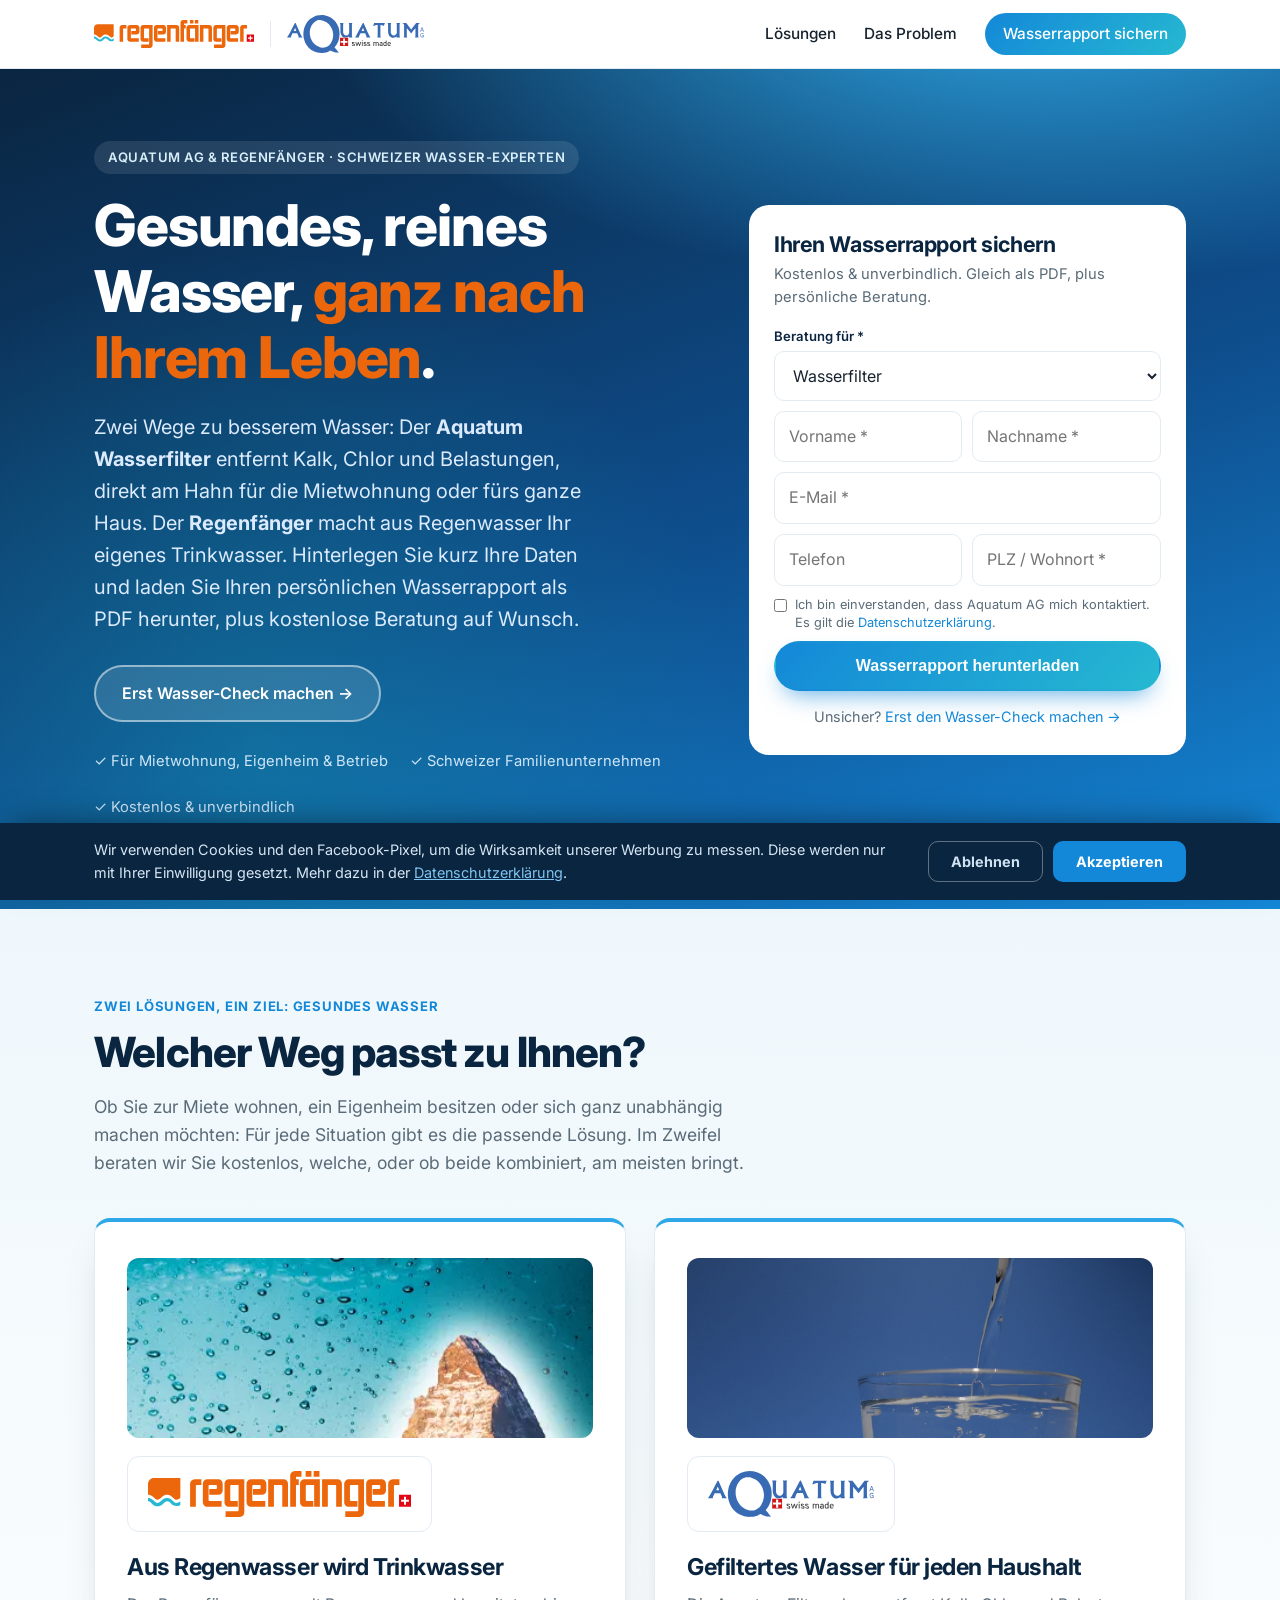
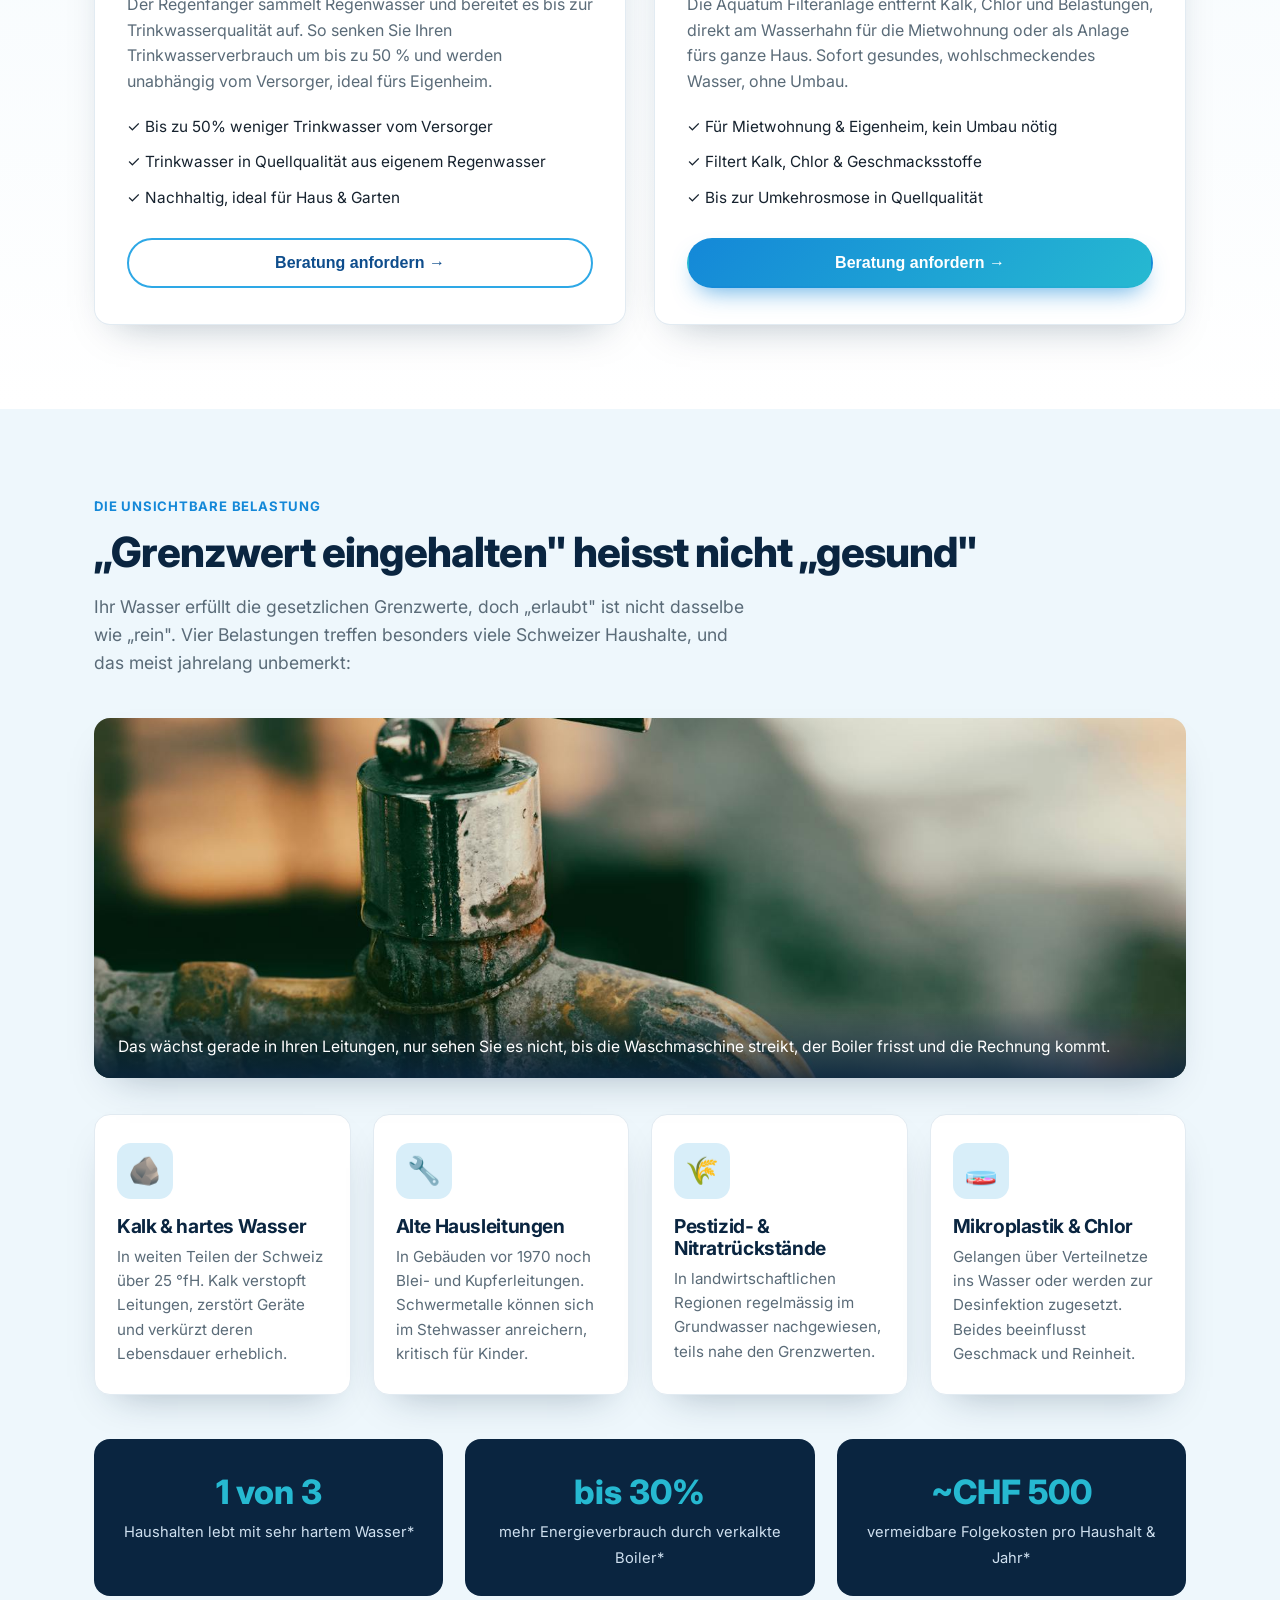
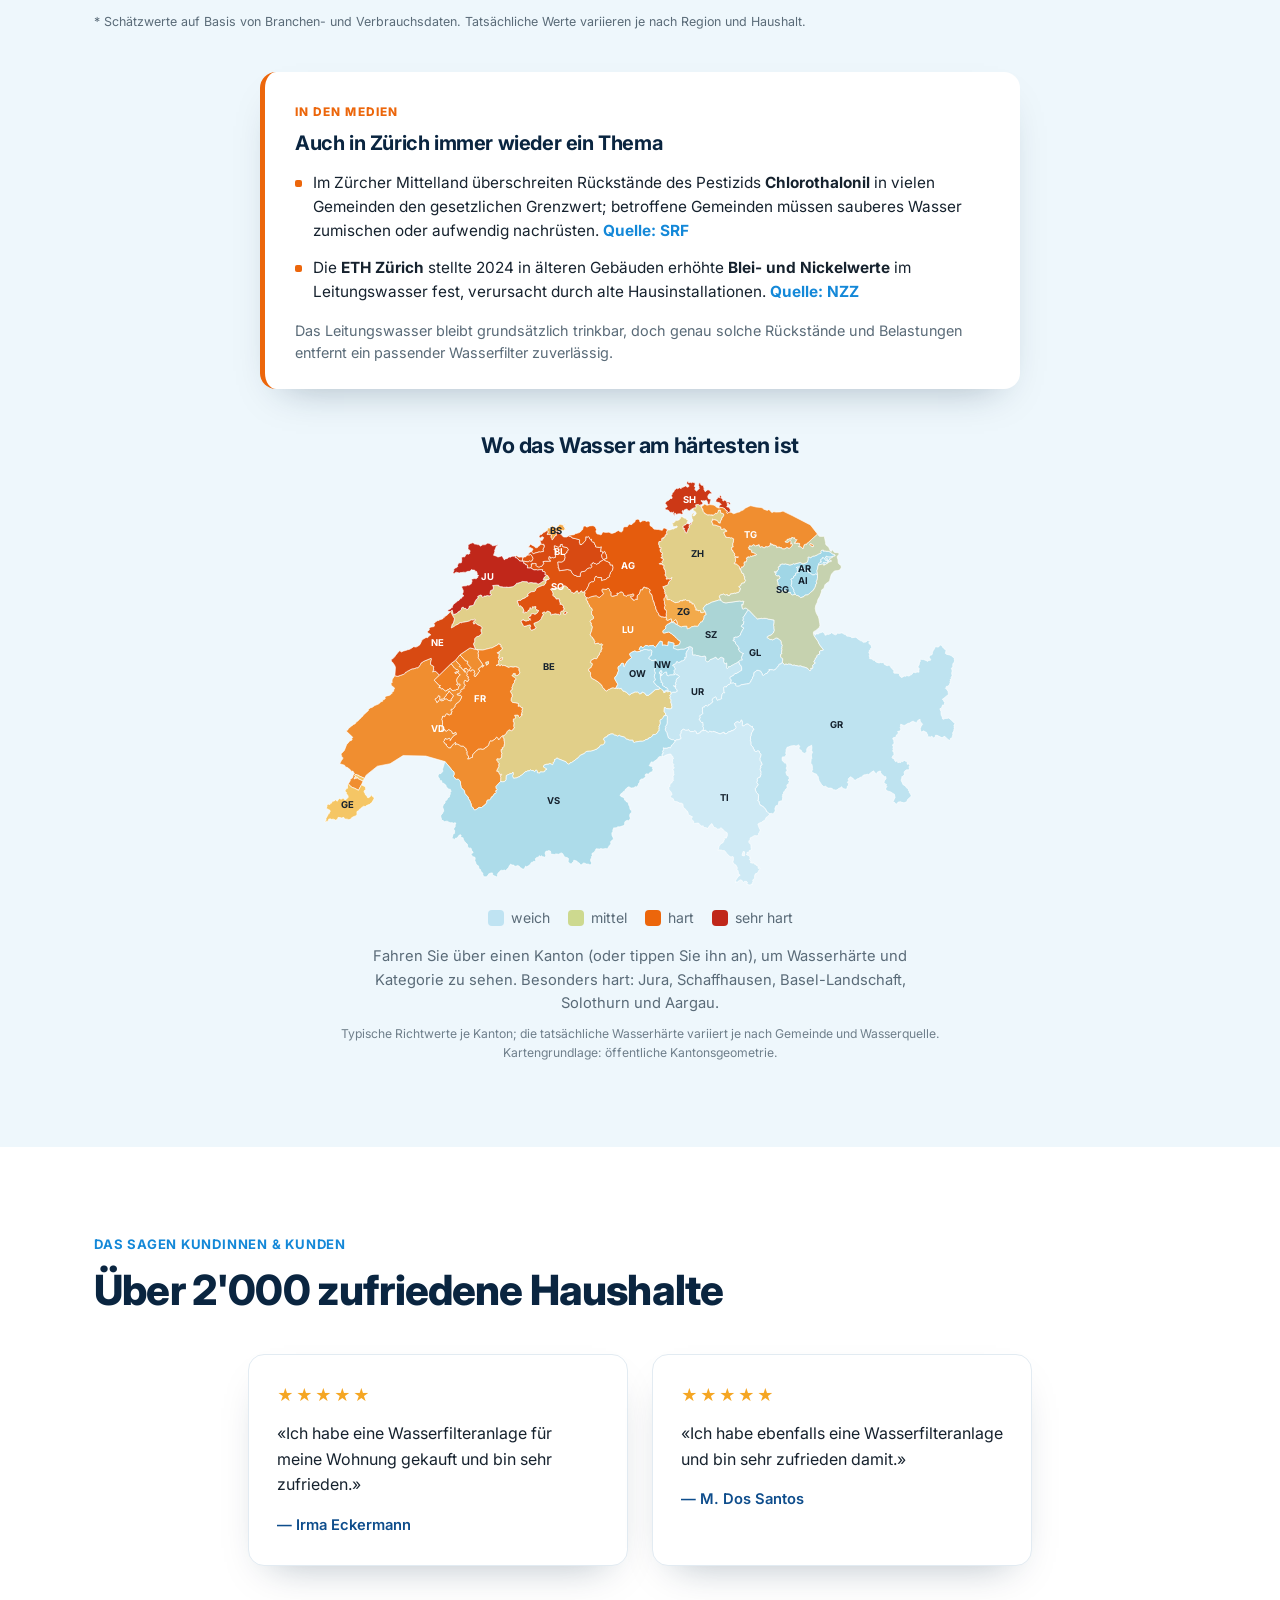
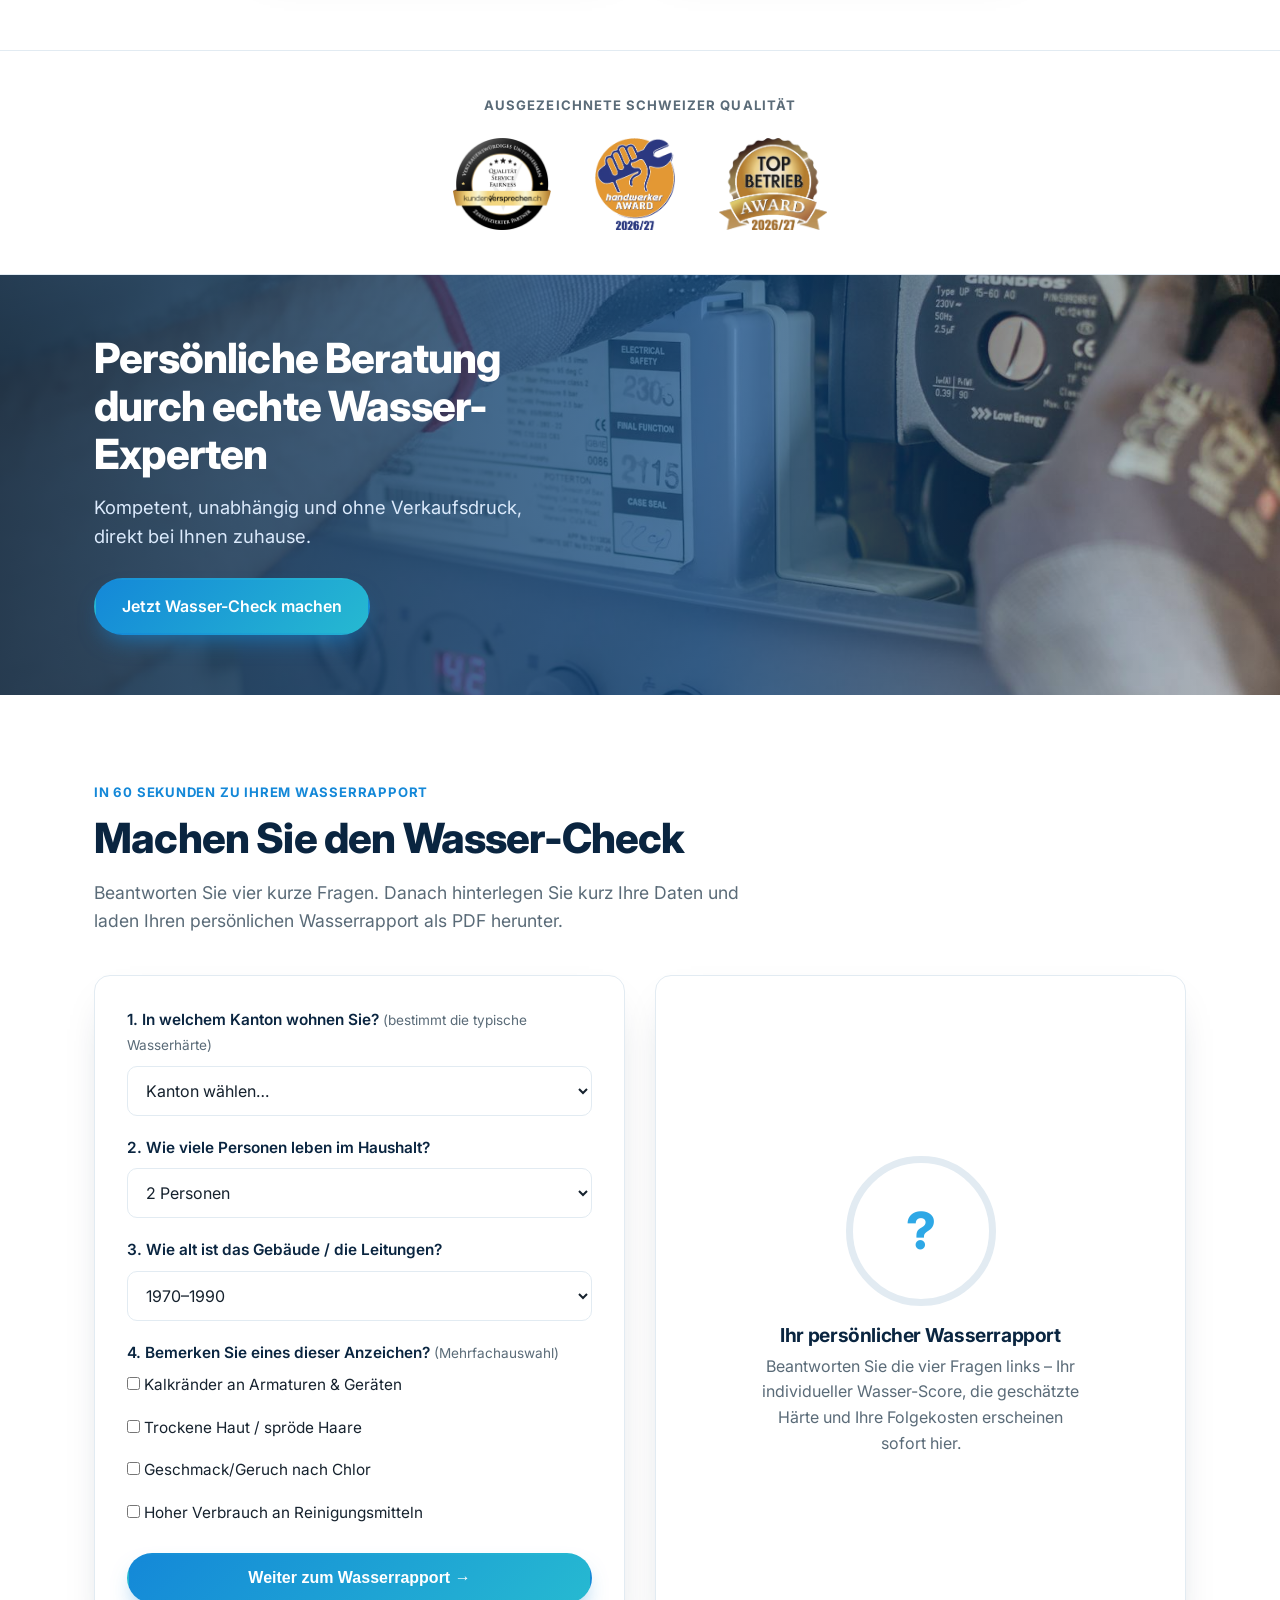
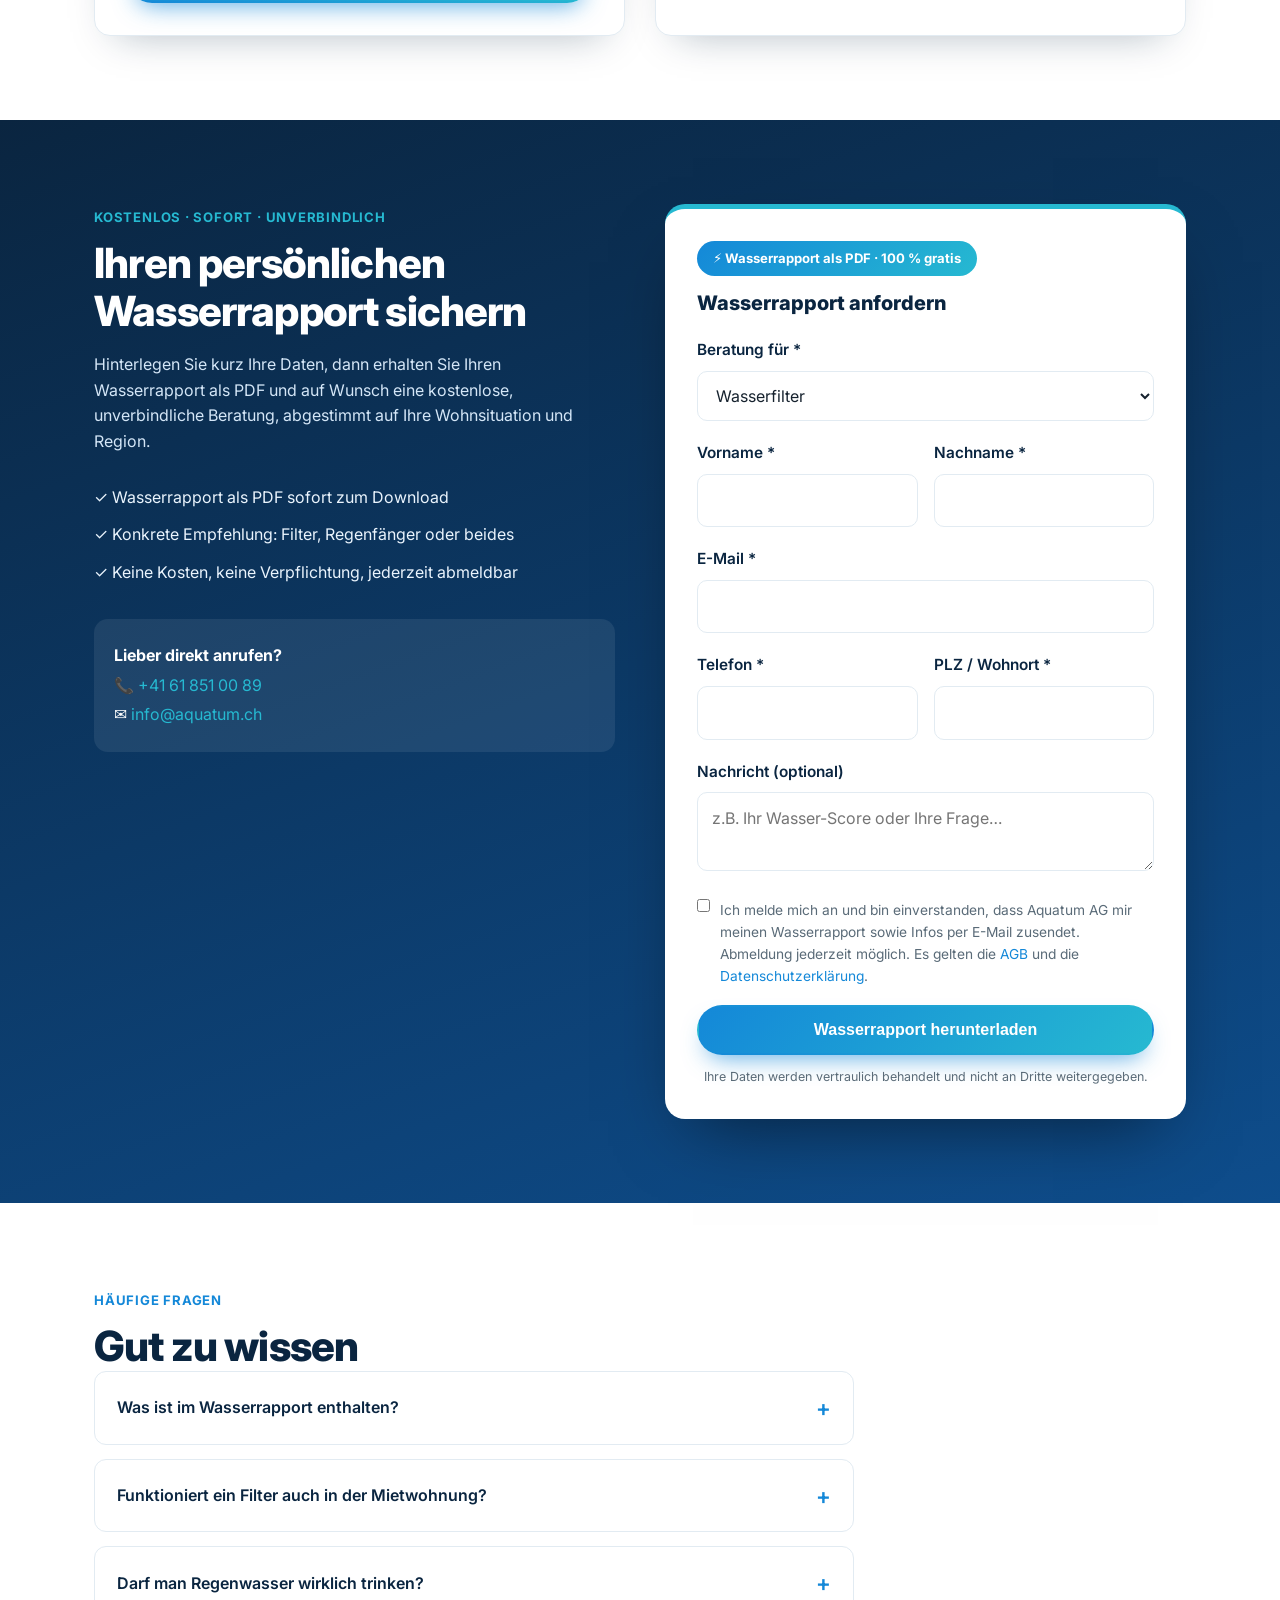
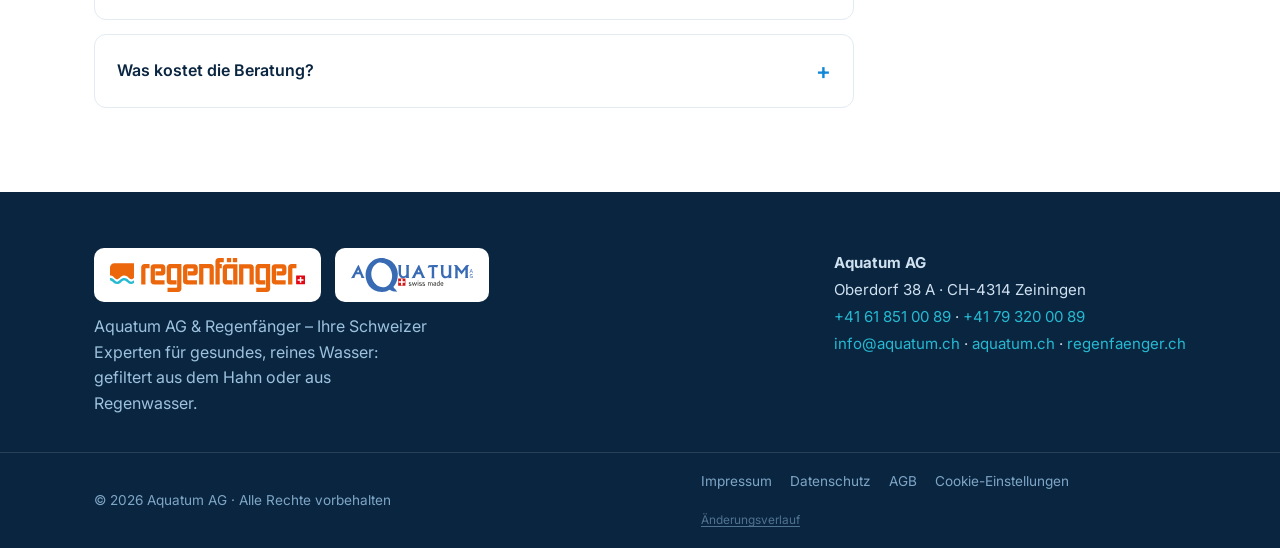
<file: index.html>
<!DOCTYPE html>
<html lang="de">
<head>
  <meta charset="UTF-8" />
  <meta name="viewport" content="width=device-width, initial-scale=1.0" />
  <title>Wasserfilter &amp; Regenfänger: gesundes Wasser für die Schweiz | Wasserrapport</title>
  <meta name="description" content="Gesundes, reines Wasser, ob gefiltert aus dem Hahn oder aus Regenwasser. Erstellen Sie in 60 Sekunden Ihren persönlichen Wasserrapport. Kostenlose Beratung von Aquatum AG &amp; Regenfänger." />
  <link rel="preconnect" href="https://fonts.googleapis.com" />
  <link rel="preconnect" href="https://fonts.gstatic.com" crossorigin />
  <link href="https://fonts.googleapis.com/css2?family=Inter:wght@400;500;600;700;800&display=swap" rel="stylesheet" />
  <link rel="stylesheet" href="styles.css" />
</head>
<body>

  <!-- ============ HEADER ============ -->
  <header class="site-header" id="top">
    <div class="container header-inner">
      <a href="#top" class="logo logo-pair">
        <img src="assets/logo-regenfaenger.svg" alt="Regenfänger" />
        <span class="logo-sep"></span>
        <img src="assets/logo-aquatum-clean.svg" alt="Aquatum AG" />
      </a>
      <nav class="nav">
        <a href="#loesungen">Lösungen</a>
        <a href="#problem">Das Problem</a>
        <a href="#anmeldung" class="nav-cta">Wasserrapport sichern</a>
      </nav>
    </div>
  </header>

  <!-- ============ HERO ============ -->
  <section class="hero">
    <div class="hero-bg"></div>
    <div class="container hero-inner">
      <div class="hero-text">
        <span class="eyebrow">Aquatum AG &amp; Regenfänger · Schweizer Wasser-Experten</span>
        <h1>Gesundes, reines Wasser, <em>ganz nach Ihrem Leben</em>.</h1>
        <p class="lead">
          Zwei Wege zu besserem Wasser: Der <strong>Aquatum Wasserfilter</strong> entfernt
          Kalk, Chlor und Belastungen, direkt am Hahn für die Mietwohnung oder fürs ganze
          Haus. Der <strong>Regenfänger</strong> macht aus Regenwasser Ihr eigenes Trinkwasser.
          Hinterlegen Sie kurz Ihre Daten und laden Sie Ihren persönlichen Wasserrapport
          als PDF herunter, plus kostenlose Beratung auf Wunsch.
        </p>
        <div class="hero-cta">
          <a href="#rechner" class="btn btn-ghost">Erst Wasser-Check machen →</a>
        </div>
        <ul class="hero-trust">
          <li>✓ Für Mietwohnung, Eigenheim &amp; Betrieb</li>
          <li>✓ Schweizer Familienunternehmen</li>
          <li>✓ Kostenlos &amp; unverbindlich</li>
        </ul>
      </div>

      <div class="hero-card hero-form-card">
        <h3 class="hero-form-title">Ihren Wasserrapport sichern</h3>
        <p class="hero-form-sub">Kostenlos &amp; unverbindlich. Gleich als PDF, plus persönliche Beratung.</p>
        <form id="heroForm" novalidate>
          <div class="field">
            <label for="hfProdukt">Beratung für *</label>
            <select id="hfProdukt" name="PRODUKT" required>
              <option value="Wasserfilter">Wasserfilter</option>
              <option value="Regenfänger">Regenfänger</option>
              <option value="Beides">Beides</option>
            </select>
          </div>
          <div class="form-row">
            <input type="text" id="hfFirst" name="FIRSTNAME" placeholder="Vorname *" autocomplete="given-name" required />
            <input type="text" id="hfLast" name="LASTNAME" placeholder="Nachname *" autocomplete="family-name" required />
          </div>
          <input type="email" id="hfEmail" name="EMAIL" placeholder="E-Mail *" autocomplete="email" required />
          <div class="form-row">
            <input type="tel" id="hfPhone" name="TELEFON" placeholder="Telefon" autocomplete="tel" />
            <input type="text" id="hfZip" name="PLZ_ORT" placeholder="PLZ / Wohnort *" autocomplete="postal-code" required />
          </div>
          <input type="text" name="email_address_check" value="" tabindex="-1" autocomplete="off" aria-hidden="true" style="position:absolute;left:-9999px;" />
          <label class="hero-consent">
            <input type="checkbox" id="hfConsent" name="OPT_IN" value="1" required />
            <span>Ich bin einverstanden, dass Aquatum AG mich kontaktiert. Es gilt die <a href="datenschutz.html" target="_blank" rel="noopener">Datenschutzerklärung</a>.</span>
          </label>
          <button type="submit" class="btn btn-primary btn-full" id="heroSubmit">Wasserrapport herunterladen</button>
          <p class="form-error" id="heroError" hidden></p>
        </form>
        <div class="form-success" id="heroSuccess" hidden>
          <div class="success-check">✓</div>
          <h3>Ihr Wasserrapport ist bereit!</h3>
          <p>Vielen Dank. Laden Sie hier Ihren Wasserrapport herunter, wir haben ihn Ihnen zusätzlich per E-Mail geschickt.</p>
          <a href="assets/wasserrapport.pdf" class="btn btn-primary btn-full" download>Wasserrapport herunterladen (PDF)</a>
        </div>
        <p class="hero-form-foot">Unsicher? <a href="#rechner">Erst den Wasser-Check machen →</a></p>
      </div>
    </div>
  </section>

  <!-- ============ ZWEI LÖSUNGEN ============ -->
  <section class="section duo" id="loesungen">
    <div class="container">
      <span class="section-eyebrow">Zwei Lösungen, ein Ziel: gesundes Wasser</span>
      <h2>Welcher Weg passt zu Ihnen?</h2>
      <p class="section-intro">
        Ob Sie zur Miete wohnen, ein Eigenheim besitzen oder sich ganz unabhängig machen
        möchten: Für jede Situation gibt es die passende Lösung. Im Zweifel beraten wir Sie
        kostenlos, welche, oder ob beide kombiniert, am meisten bringt.
      </p>

      <div class="duo-grid">
        <article class="duo-card">
          <div class="duo-photo"><img src="assets/regenwasser.webp" alt="Reines Wasser aus aufbereitetem Regenwasser" /></div>
          <div class="duo-logo"><img src="assets/logo-regenfaenger.svg" alt="Regenfänger" /></div>
          <h3>Aus Regenwasser wird Trinkwasser</h3>
          <p>
            Der Regenfänger sammelt Regenwasser und bereitet es bis zur Trinkwasserqualität
            auf. So senken Sie Ihren Trinkwasserverbrauch um bis zu 50&nbsp;% und werden
            unabhängig vom Versorger, ideal fürs Eigenheim.
          </p>
          <ul class="duo-list">
            <li>✓ Bis zu 50% weniger Trinkwasser vom Versorger</li>
            <li>✓ Trinkwasser in Quellqualität aus eigenem Regenwasser</li>
            <li>✓ Nachhaltig, ideal für Haus &amp; Garten</li>
          </ul>
          <button type="button" class="btn btn-outline btn-full pkg-cta" data-paket="Regenfänger">Beratung anfordern →</button>
        </article>

        <article class="duo-card">
          <div class="duo-photo"><img src="assets/hero-wasser.jpg" alt="Klares, gefiltertes Trinkwasser im Glas" /></div>
          <div class="duo-logo"><img src="assets/logo-aquatum-clean.svg" alt="Aquatum" /></div>
          <h3>Gefiltertes Wasser für jeden Haushalt</h3>
          <p>
            Die Aquatum Filteranlage entfernt Kalk, Chlor und Belastungen, direkt am
            Wasserhahn für die Mietwohnung oder als Anlage fürs ganze Haus. Sofort
            gesundes, wohlschmeckendes Wasser, ohne Umbau.
          </p>
          <ul class="duo-list">
            <li>✓ Für Mietwohnung &amp; Eigenheim, kein Umbau nötig</li>
            <li>✓ Filtert Kalk, Chlor &amp; Geschmacksstoffe</li>
            <li>✓ Bis zur Umkehrosmose in Quellqualität</li>
          </ul>
          <button type="button" class="btn btn-primary btn-full pkg-cta" data-paket="Aquatum Wasserfilter">Beratung anfordern →</button>
        </article>
      </div>
    </div>
  </section>

  <!-- ============ PROBLEM ============ -->
  <section class="section problem" id="problem">
    <div class="container">
      <span class="section-eyebrow">Die unsichtbare Belastung</span>
      <h2>„Grenzwert eingehalten" heisst nicht „gesund"</h2>
      <p class="section-intro">
        Ihr Wasser erfüllt die gesetzlichen Grenzwerte, doch „erlaubt" ist nicht dasselbe
        wie „rein". Vier Belastungen treffen besonders viele Schweizer Haushalte, und das
        meist jahrelang unbemerkt:
      </p>

      <figure class="problem-figure">
        <img src="assets/problem-kalk.jpg" alt="Verkalkter, korrodierter Wasserhahn als Folge belasteten Wassers" />
        <figcaption>Das wächst gerade in Ihren Leitungen, nur sehen Sie es nicht, bis die Waschmaschine streikt, der Boiler frisst und die Rechnung kommt.</figcaption>
      </figure>

      <div class="problem-grid">
        <article class="problem-card">
          <div class="problem-icon">🪨</div>
          <h3>Kalk &amp; hartes Wasser</h3>
          <p>In weiten Teilen der Schweiz über 25&nbsp;°fH. Kalk verstopft Leitungen, zerstört Geräte und verkürzt deren Lebensdauer erheblich.</p>
        </article>
        <article class="problem-card">
          <div class="problem-icon">🔧</div>
          <h3>Alte Hausleitungen</h3>
          <p>In Gebäuden vor 1970 noch Blei- und Kupferleitungen. Schwermetalle können sich im Stehwasser anreichern, kritisch für Kinder.</p>
        </article>
        <article class="problem-card">
          <div class="problem-icon">🌾</div>
          <h3>Pestizid- &amp; Nitratrückstände</h3>
          <p>In landwirtschaftlichen Regionen regelmässig im Grundwasser nachgewiesen, teils nahe den Grenzwerten.</p>
        </article>
        <article class="problem-card">
          <div class="problem-icon">🧫</div>
          <h3>Mikroplastik &amp; Chlor</h3>
          <p>Gelangen über Verteilnetze ins Wasser oder werden zur Desinfektion zugesetzt. Beides beeinflusst Geschmack und Reinheit.</p>
        </article>
      </div>

      <div class="problem-stats">
        <div class="stat"><strong>1 von 3</strong><span>Haushalten lebt mit sehr hartem Wasser*</span></div>
        <div class="stat"><strong>bis 30%</strong><span>mehr Energieverbrauch durch verkalkte Boiler*</span></div>
        <div class="stat"><strong>~CHF 500</strong><span>vermeidbare Folgekosten pro Haushalt &amp; Jahr*</span></div>
      </div>
      <p class="stats-note">* Schätzwerte auf Basis von Branchen- und Verbrauchsdaten. Tatsächliche Werte variieren je nach Region und Haushalt.</p>

      <aside class="media-note">
        <span class="media-eyebrow">In den Medien</span>
        <h3>Auch in Zürich immer wieder ein Thema</h3>
        <ul class="media-facts">
          <li>Im Zürcher Mittelland überschreiten Rückstände des Pestizids <strong>Chlorothalonil</strong> in vielen Gemeinden den gesetzlichen Grenzwert; betroffene Gemeinden müssen sauberes Wasser zumischen oder aufwendig nachrüsten. <a href="https://www.srf.ch/news/schweiz/kanton-zuerich-messungen-zu-viel-chlorothalonil-rueckstaende-im-grundwasser" target="_blank" rel="noopener">Quelle: SRF</a></li>
          <li>Die <strong>ETH Zürich</strong> stellte 2024 in älteren Gebäuden erhöhte <strong>Blei- und Nickelwerte</strong> im Leitungswasser fest, verursacht durch alte Hausinstallationen. <a href="https://www.nzz.ch/zuerich/eth-zuerich-findet-schwermetalle-im-trinkwasser-sofortmassnahmen-eingeleitet-ld.1851475" target="_blank" rel="noopener">Quelle: NZZ</a></li>
        </ul>
        <p class="media-foot">Das Leitungswasser bleibt grundsätzlich trinkbar, doch genau solche Rückstände und Belastungen entfernt ein passender Wasserfilter zuverlässig.</p>
      </aside>

      <figure class="hardness-map">
        <h3>Wo das Wasser am härtesten ist</h3>
        <div class="ch-map-wrap" id="chMap" data-src="assets/ch-map.svg"></div>
        <div class="ch-legend">
          <span><i style="background:#bfe3f2"></i>weich</span>
          <span><i style="background:#cdd98f"></i>mittel</span>
          <span><i style="background:#ec660b"></i>hart</span>
          <span><i style="background:#c0271a"></i>sehr hart</span>
        </div>
        <figcaption>Fahren Sie über einen Kanton (oder tippen Sie ihn an), um Wasserhärte und Kategorie zu sehen. Besonders hart: Jura, Schaffhausen, Basel-Landschaft, Solothurn und Aargau.</figcaption>
        <p class="map-source">Typische Richtwerte je Kanton; die tatsächliche Wasserhärte variiert je nach Gemeinde und Wasserquelle. Kartengrundlage: öffentliche Kantonsgeometrie.</p>
      </figure>
    </div>
  </section>

  <!-- ============ REFERENZEN ============ -->
  <section class="section testimonials">
    <div class="container">
      <span class="section-eyebrow">Das sagen Kundinnen &amp; Kunden</span>
      <h2>Über 2'000 zufriedene Haushalte</h2>
      <div class="testi-grid">
        <figure class="testi-card">
          <div class="stars">★★★★★</div>
          <blockquote>«Ich habe eine Wasserfilteranlage für meine Wohnung gekauft und bin sehr zufrieden.»</blockquote>
          <figcaption>— Irma Eckermann</figcaption>
        </figure>
        <figure class="testi-card">
          <div class="stars">★★★★★</div>
          <blockquote>«Ich habe ebenfalls eine Wasserfilteranlage und bin sehr zufrieden damit.»</blockquote>
          <figcaption>— M. Dos Santos</figcaption>
        </figure>
      </div>
    </div>
  </section>

  <!-- ============ AWARDS / TRUST ============ -->
  <section class="awards">
    <div class="container awards-inner">
      <p class="awards-title">Ausgezeichnete Schweizer Qualität</p>
      <div class="awards-logos">
        <img src="assets/siegel-kundenversprechen.png" alt="Kundenversprechen" />
        <img src="assets/handwerker-award.webp" alt="Handwerker Award 2026/2027" />
        <img src="assets/top-betrieb.webp" alt="Top Betrieb 2026/2027" />
      </div>
    </div>
  </section>

  <!-- ============ BILD-BAND / CTA ============ -->
  <section class="image-band">
    <div class="image-band-photo">
      <img src="assets/experte-beratung.jpg" alt="Wasser-Techniker prüft und wartet eine Wasseraufbereitungs-Anlage" />
    </div>
    <div class="image-band-overlay">
      <div class="container">
        <h2>Persönliche Beratung durch echte Wasser-Experten</h2>
        <p>Kompetent, unabhängig und ohne Verkaufsdruck, direkt bei Ihnen zuhause.</p>
        <a href="#rechner" class="btn btn-primary">Jetzt Wasser-Check machen</a>
      </div>
    </div>
  </section>

  <!-- ============ WASSER-CHECK (Quiz, führt zum Formular) ============ -->
  <section class="section calc" id="rechner">
    <div class="container">
      <span class="section-eyebrow">In 60 Sekunden zu Ihrem Wasserrapport</span>
      <h2>Machen Sie den Wasser-Check</h2>
      <p class="section-intro">
        Beantworten Sie vier kurze Fragen. Danach hinterlegen Sie kurz Ihre Daten und
        laden Ihren persönlichen Wasserrapport als PDF herunter.
      </p>

      <div class="calc-wrap">
        <form class="calc-form" id="calcForm">
          <div class="field">
            <label for="region">1. In welchem Kanton wohnen Sie? <span>(bestimmt die typische Wasserhärte)</span></label>
            <select id="region" required>
              <option value="" disabled selected>Kanton wählen…</option>
              <optgroup label="Sehr weiches Wasser">
                <option value="8">Tessin (TI)</option>
                <option value="10">Uri (UR)</option>
                <option value="12">Graubünden (GR)</option>
                <option value="14">Obwalden (OW)</option>
                <option value="15">Glarus (GL)</option>
              </optgroup>
              <optgroup label="Weiches bis mittleres Wasser">
                <option value="16">Wallis (VS)</option>
                <option value="18">Nidwalden (NW)</option>
                <option value="18">Appenzell Innerrhoden (AI)</option>
                <option value="19">Appenzell Ausserrhoden (AR)</option>
                <option value="20">Schwyz (SZ)</option>
                <option value="22">St. Gallen (SG)</option>
                <option value="24">Bern (BE)</option>
                <option value="24">Zürich (ZH)</option>
              </optgroup>
              <optgroup label="Mittleres bis hartes Wasser">
                <option value="26">Genf (GE)</option>
                <option value="28">Zug (ZG)</option>
                <option value="28">Basel-Stadt (BS)</option>
                <option value="30">Waadt (VD)</option>
                <option value="30">Thurgau (TG)</option>
                <option value="30">Luzern (LU)</option>
                <option value="31">Freiburg (FR)</option>
              </optgroup>
              <optgroup label="Hartes bis sehr hartes Wasser">
                <option value="34">Aargau (AG)</option>
                <option value="35">Solothurn (SO)</option>
                <option value="36">Basel-Landschaft (BL)</option>
                <option value="36">Neuenburg (NE)</option>
                <option value="38">Schaffhausen (SH)</option>
                <option value="40">Jura (JU)</option>
              </optgroup>
            </select>
          </div>

          <div class="field">
            <label for="persons">2. Wie viele Personen leben im Haushalt?</label>
            <select id="persons" required>
              <option value="1">1 Person</option>
              <option value="2" selected>2 Personen</option>
              <option value="3">3 Personen</option>
              <option value="4">4 Personen</option>
              <option value="5">5 oder mehr Personen</option>
            </select>
          </div>

          <div class="field">
            <label for="building">3. Wie alt ist das Gebäude / die Leitungen?</label>
            <select id="building" required>
              <option value="0">Neubau / nach 1990</option>
              <option value="1" selected>1970–1990</option>
              <option value="2">Vor 1970 (mögliche Blei-/Kupferleitungen)</option>
              <option value="0.5">Weiss ich nicht</option>
            </select>
          </div>

          <div class="field">
            <label>4. Bemerken Sie eines dieser Anzeichen? <span>(Mehrfachauswahl)</span></label>
            <div class="checks">
              <label class="check"><input type="checkbox" value="1" name="sign" /> Kalkränder an Armaturen &amp; Geräten</label>
              <label class="check"><input type="checkbox" value="1" name="sign" /> Trockene Haut / spröde Haare</label>
              <label class="check"><input type="checkbox" value="1" name="sign" /> Geschmack/Geruch nach Chlor</label>
              <label class="check"><input type="checkbox" value="1" name="sign" /> Hoher Verbrauch an Reinigungsmitteln</label>
            </div>
          </div>

          <button type="submit" class="btn btn-primary btn-full">Weiter zum Wasserrapport →</button>
        </form>

        <!-- Platzhalter, bevor der Check ausgefüllt ist -->
        <div class="calc-placeholder" id="calcPlaceholder">
          <div class="placeholder-ring">?</div>
          <h3>Ihr persönlicher Wasserrapport</h3>
          <p>Beantworten Sie die vier Fragen links – Ihr individueller Wasser-Score,
            die geschätzte Härte und Ihre Folgekosten erscheinen sofort hier.</p>
        </div>

        <!-- Individueller Wasserrapport (erscheint nach dem Check) -->
        <div class="calc-result" id="calcResult" hidden aria-live="polite">
          <div class="score-ring" id="scoreRing">
            <span class="score-number" id="scoreNumber">–</span>
            <span class="score-label">Wasser-Score</span>
          </div>
          <h3 id="resultTitle">–</h3>
          <p id="resultText">–</p>
          <div class="result-metrics">
            <div class="metric">
              <span class="metric-value"><span id="hardnessVal">–</span> °fH</span>
              <span class="metric-label">geschätzte Wasserhärte</span>
            </div>
            <div class="metric">
              <span class="metric-value" id="costVal">–</span>
              <span class="metric-label">vermeidbare Folgekosten / Jahr</span>
            </div>
          </div>

          <!-- Konkrete Aufschlüsselung der Folgekosten -->
          <div class="cost-breakdown" id="costBreakdown" hidden>
            <p class="cb-title">Woraus sich diese <strong>CHF <span id="cbTotal">–</span> pro Jahr</strong> typischerweise zusammensetzen:</p>
            <ul class="cb-list" id="cbList"></ul>
          </div>

          <p class="result-note">Schätzung auf Basis regionaler Richtwerte – Ihr Wasser wird dabei <strong>nicht gemessen</strong>. Die tatsächlichen Werte variieren je nach Gemeinde und Hausinstallation.</p>
          <a href="#anmeldung" class="btn btn-primary btn-full" id="resultCta">Wasserrapport sichern →</a>
          <button type="button" class="calc-reset" id="calcReset">Neue Berechnung</button>
        </div>
      </div>
    </div>
  </section>

  <!-- ============ ANMELDUNG / WASSERRAPPORT ============ -->
  <section class="section signup" id="anmeldung">
    <div class="container signup-inner">
      <div class="signup-text">
        <span class="section-eyebrow light">Kostenlos · sofort · unverbindlich</span>
        <h2>Ihren persönlichen Wasserrapport sichern</h2>
        <p>
          Hinterlegen Sie kurz Ihre Daten, dann erhalten Sie Ihren Wasserrapport als PDF
          und auf Wunsch eine kostenlose, unverbindliche Beratung, abgestimmt auf Ihre
          Wohnsituation und Region.
        </p>
        <ul class="signup-list">
          <li>✓ Wasserrapport als PDF sofort zum Download</li>
          <li>✓ Konkrete Empfehlung: Filter, Regenfänger oder beides</li>
          <li>✓ Keine Kosten, keine Verpflichtung, jederzeit abmeldbar</li>
        </ul>
        <div class="signup-contact">
          <p><strong>Lieber direkt anrufen?</strong></p>
          <p>📞 <a href="tel:+41618510089">+41 61 851 00 89</a></p>
          <p>✉️ <a href="mailto:info@aquatum.ch">info@aquatum.ch</a></p>
        </div>
      </div>

      <form class="signup-form" id="signupForm" novalidate>
        <div class="form-badge">⚡ Wasserrapport als PDF · 100&nbsp;% gratis</div>
        <p class="form-title">Wasserrapport anfordern</p>
        <p class="check-summary" id="checkSummary" hidden></p>
        <div class="field">
          <label for="produkt">Beratung für *</label>
          <select id="produkt" name="PRODUKT" required>
            <option value="Wasserfilter">Wasserfilter</option>
            <option value="Regenfänger">Regenfänger</option>
            <option value="Beides">Beides</option>
          </select>
        </div>
        <div class="form-row">
          <div class="field">
            <label for="firstName">Vorname *</label>
            <input type="text" id="firstName" name="FIRSTNAME" autocomplete="given-name" required />
          </div>
          <div class="field">
            <label for="lastName">Nachname *</label>
            <input type="text" id="lastName" name="LASTNAME" autocomplete="family-name" required />
          </div>
        </div>
        <div class="field">
          <label for="email">E-Mail *</label>
          <input type="email" id="email" name="EMAIL" autocomplete="email" required />
        </div>
        <div class="form-row">
          <div class="field">
            <label for="phone">Telefon *</label>
            <input type="tel" id="phone" name="TELEFON" autocomplete="tel" required />
          </div>
          <div class="field">
            <label for="zip">PLZ / Wohnort *</label>
            <input type="text" id="zip" name="PLZ_ORT" autocomplete="postal-code" required />
          </div>
        </div>
        <div class="field">
          <label for="message">Nachricht (optional)</label>
          <textarea id="message" name="NACHRICHT" rows="2" placeholder="z.B. Ihr Wasser-Score oder Ihre Frage…"></textarea>
        </div>

        <!-- Versteckte Felder: werden automatisch aus dem Rechner befüllt -->
        <input type="hidden" id="fScore" name="SCORE" value="" />
        <input type="hidden" id="fHaerte" name="HAERTE" value="" />
        <input type="hidden" id="fKosten" name="KOSTEN" value="" />
        <input type="hidden" id="fRegion" name="REGION" value="" />
        <input type="hidden" id="fPaket" name="PAKET" value="" />
        <input type="text" name="email_address_check" value="" tabindex="-1" autocomplete="off" aria-hidden="true" style="position:absolute;left:-9999px;" />

        <label class="check consent">
          <input type="checkbox" id="consent" name="OPT_IN" value="1" required />
          <span>Ich melde mich an und bin einverstanden, dass Aquatum AG mir meinen Wasserrapport sowie Infos per E-Mail zusendet. Abmeldung jederzeit möglich. Es gelten die <a href="agb.html" target="_blank" rel="noopener">AGB</a> und die <a href="datenschutz.html" target="_blank" rel="noopener">Datenschutzerklärung</a>.</span>
        </label>
        <button type="submit" class="btn btn-primary btn-full" id="signupSubmit">Wasserrapport herunterladen</button>
        <p class="form-error" id="formError" hidden></p>
        <p class="form-note">Ihre Daten werden vertraulich behandelt und nicht an Dritte weitergegeben.</p>

        <div class="form-success" id="formSuccess" hidden>
          <div class="success-check">✓</div>
          <h3>Ihr Wasserrapport ist bereit!</h3>
          <p>Vielen Dank. Laden Sie hier Ihren persönlichen Wasserrapport herunter. Zusätzlich haben wir Ihnen eine E-Mail geschickt.</p>
          <a href="assets/wasserrapport.pdf" class="btn btn-primary btn-full" download>Wasserrapport herunterladen (PDF)</a>
        </div>
      </form>
    </div>
  </section>

  <!-- ============ FAQ ============ -->
  <section class="section faq">
    <div class="container">
      <span class="section-eyebrow">Häufige Fragen</span>
      <h2>Gut zu wissen</h2>
      <div class="faq-list">
        <details>
          <summary>Was ist im Wasserrapport enthalten?</summary>
          <p>Ihr Wasserrapport fasst die wichtigsten Fakten zur Trinkwasserqualität in der Schweiz zusammen: häufige Belastungen, Wasserhärte nach Region, vermeidbare Folgekosten und Ihre konkreten Lösungen mit Filter oder Regenfänger.</p>
        </details>
        <details>
          <summary>Funktioniert ein Filter auch in der Mietwohnung?</summary>
          <p>Ja. Unser kompakter Filter wird einfach am Wasserhahn angeschlossen, ganz ohne baulichen Eingriff. Beim Umzug nehmen Sie ihn problemlos mit.</p>
        </details>
        <details>
          <summary>Darf man Regenwasser wirklich trinken?</summary>
          <p>Roh nicht, aber richtig aufbereitet schon. Der Regenfänger reinigt Regenwasser über mehrere Filterstufen bis zur Trinkwasserqualität. Wir planen die Anlage passend zu Ihrem Bedarf.</p>
        </details>
        <details>
          <summary>Was kostet die Beratung?</summary>
          <p>Der Wasserrapport und die Erst-Beratung vor Ort sind komplett kostenlos und unverbindlich. Aquatum AG mit Sitz in Zeiningen (AG) ist in der gesamten Deutschschweiz für Sie da.</p>
        </details>
      </div>
    </div>
  </section>

  <!-- ============ FOOTER ============ -->
  <footer class="site-footer">
    <div class="container footer-inner">
      <div>
        <div class="footer-logos">
          <a href="#top" class="footer-logo"><img src="assets/logo-regenfaenger.svg" alt="Regenfänger" /></a>
          <a href="#top" class="footer-logo"><img src="assets/logo-aquatum-clean.svg" alt="Aquatum AG" /></a>
        </div>
        <p class="footer-slogan">Aquatum AG &amp; Regenfänger – Ihre Schweizer Experten für gesundes, reines Wasser: gefiltert aus dem Hahn oder aus Regenwasser.</p>
      </div>
      <div class="footer-contact">
        <p><strong>Aquatum AG</strong></p>
        <p>Oberdorf 38 A · CH-4314 Zeiningen</p>
        <p><a href="tel:+41618510089">+41 61 851 00 89</a> · <a href="tel:+41793200089">+41 79 320 00 89</a></p>
        <p><a href="mailto:info@aquatum.ch">info@aquatum.ch</a> · <a href="https://www.aquatum.ch" target="_blank" rel="noopener">aquatum.ch</a> · <a href="https://www.regenfaenger.ch" target="_blank" rel="noopener">regenfaenger.ch</a></p>
      </div>
    </div>
    <div class="footer-bottom">
      <div class="container footer-bottom-inner">
        <span>© <span id="year"></span> Aquatum AG · Alle Rechte vorbehalten</span>
        <nav class="footer-legal">
          <a href="impressum.html">Impressum</a>
          <a href="datenschutz.html">Datenschutz</a>
          <a href="agb.html">AGB</a>
          <a href="#" class="js-cookie-settings">Cookie-Einstellungen</a>
          <details class="footer-changelog" id="changelog">
            <summary>Änderungsverlauf</summary>
            <div class="footer-changelog-body">
              <p><strong>v1.1</strong> · 26.06.2026 — Wasserrapport direkt im Ergebnis; Klarstellung „keine Messung"; Beratungs-Formulierungen präzisiert.</p>
              <p><strong>v1.0</strong> · 15.06.2026 — Launch mit Wasser-Check, Wasserhärte-Karte &amp; Wasserrapport; Aufklärung zu Belastungen.</p>
            </div>
          </details>
        </nav>
      </div>
    </div>
  </footer>

  <!-- Mobile Sticky-CTA -->
  <div class="sticky-cta">
    <a href="#rechner" class="btn btn-outline">Wasser-Check</a>
    <a href="#anmeldung" class="btn btn-primary">Wasserrapport sichern</a>
  </div>

  <script src="script.js"></script>
  <script src="consent.js"></script>
</body>
</html>
</file>
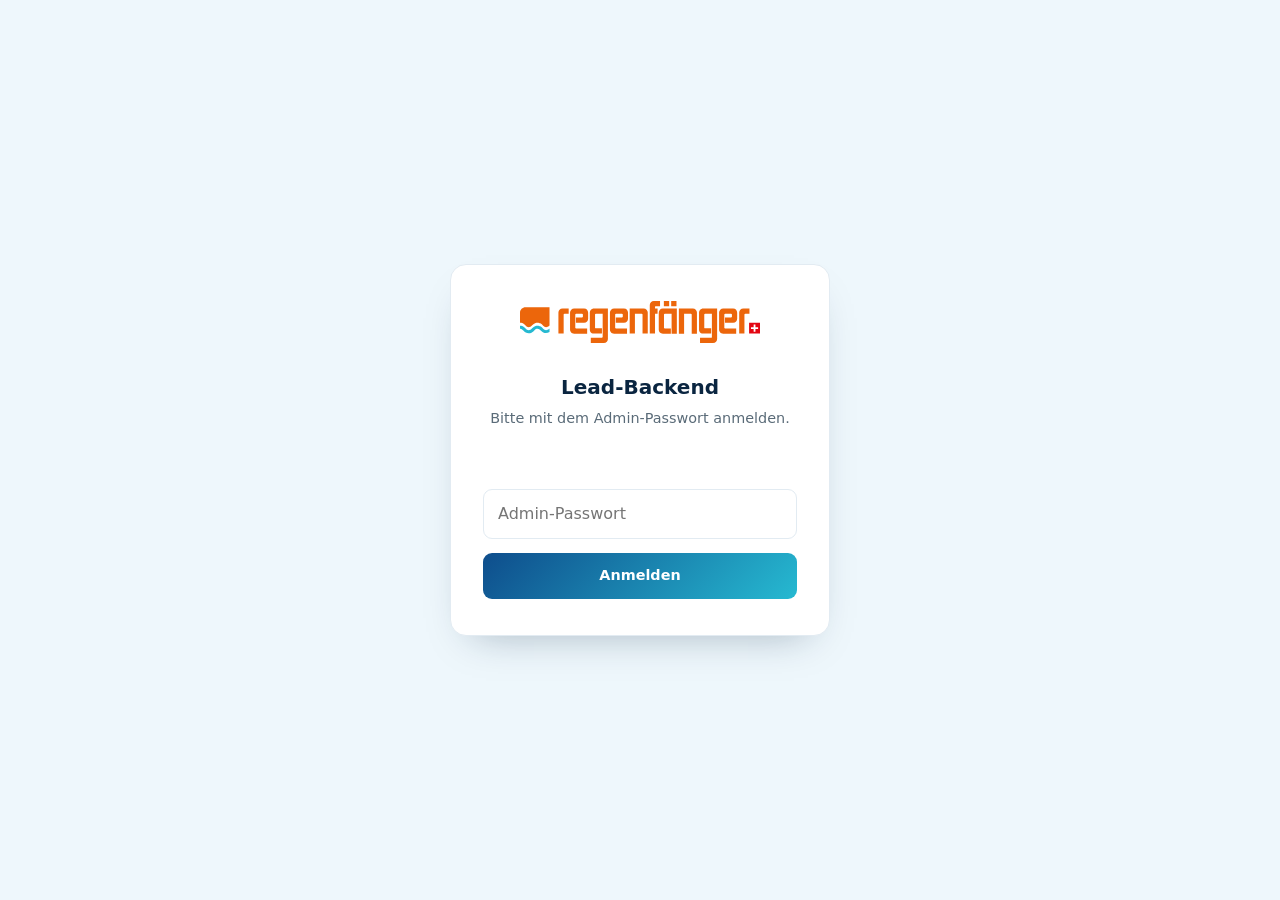
<file: admin.html>
<!DOCTYPE html>
<html lang="de">
<head>
  <meta charset="UTF-8" />
  <meta name="viewport" content="width=device-width, initial-scale=1.0" />
  <meta name="robots" content="noindex, nofollow" />
  <title>Lead-Backend · Regenfänger</title>
  <style>
    :root{
      --blue-900:#0a2540; --blue-700:#0e4d8c; --teal:#26b9d1; --orange:#ec660b;
      --ink:#16222e; --muted:#5a6b78; --line:#e2ebf2; --cyan-50:#eef7fc; --bad:#e2563b;
    }
    *{box-sizing:border-box;margin:0;padding:0}
    body{font-family:'Inter',system-ui,-apple-system,Segoe UI,Roboto,sans-serif;color:var(--ink);background:var(--cyan-50);line-height:1.5}
    a{color:var(--blue-700)}
    .topbar{position:sticky;top:0;z-index:10;background:#fff;border-bottom:1px solid var(--line);display:flex;align-items:center;gap:16px;padding:12px 20px;flex-wrap:wrap}
    .topbar img{height:34px;width:auto;display:block}
    .topbar h1{font-size:1.05rem;font-weight:700;color:var(--blue-900)}
    .topbar .count{background:var(--cyan-50);color:var(--blue-700);font-weight:700;font-size:.85rem;padding:4px 12px;border-radius:999px;border:1px solid var(--line)}
    .topbar .spacer{flex:1}
    .btn{font:inherit;font-weight:600;font-size:.9rem;padding:9px 16px;border-radius:9px;border:1px solid var(--line);background:#fff;color:var(--ink);cursor:pointer;transition:.15s}
    .btn:hover{background:var(--cyan-50)}
    .btn-primary{background:linear-gradient(135deg,var(--blue-700),var(--teal));color:#fff;border:none}
    .btn-primary:hover{opacity:.92}
    .btn-orange{background:var(--orange);color:#fff;border:none}
    .wrap{max-width:1280px;margin:0 auto;padding:20px}
    /* Login */
    .login{min-height:100vh;display:grid;place-items:center;padding:24px}
    .login-card{background:#fff;border:1px solid var(--line);border-radius:16px;box-shadow:0 18px 40px -22px rgba(10,37,64,.35);padding:36px 32px;width:100%;max-width:380px;text-align:center}
    .login-card img{height:42px;margin-bottom:22px}
    .login-card h2{font-size:1.25rem;color:var(--blue-900);margin-bottom:6px}
    .login-card p{color:var(--muted);font-size:.9rem;margin-bottom:22px}
    .login-card input{width:100%;padding:12px 14px;border:1px solid var(--line);border-radius:9px;font:inherit;margin-bottom:14px}
    .login-card input:focus{outline:none;border-color:var(--teal)}
    .login-card .btn-primary{width:100%;padding:12px}
    .err{color:var(--bad);font-size:.88rem;margin-bottom:12px;min-height:1.1em}
    /* Tools */
    .tools{display:flex;gap:12px;align-items:center;margin-bottom:16px;flex-wrap:wrap}
    .tools input[type=search]{flex:1;min-width:220px;padding:10px 14px;border:1px solid var(--line);border-radius:9px;font:inherit;background:#fff}
    .tools input[type=search]:focus{outline:none;border-color:var(--teal)}
    /* Table */
    .table-card{background:#fff;border:1px solid var(--line);border-radius:14px;overflow:auto;box-shadow:0 14px 34px -26px rgba(10,37,64,.4)}
    table{width:100%;border-collapse:collapse;font-size:.88rem;white-space:nowrap}
    thead th{position:sticky;top:0;background:var(--blue-900);color:#fff;text-align:left;font-weight:600;padding:11px 14px;font-size:.78rem;letter-spacing:.02em;text-transform:uppercase}
    tbody td{padding:10px 14px;border-bottom:1px solid var(--line);vertical-align:top}
    tbody tr:hover{background:var(--cyan-50)}
    td.msg{white-space:normal;max-width:280px;color:var(--muted)}
    td.score b{display:inline-block;min-width:34px;text-align:center;padding:2px 8px;border-radius:6px;background:var(--cyan-50);color:var(--blue-700);font-weight:700}
    .prod{display:inline-block;white-space:normal;font-size:.74rem;font-weight:700;padding:3px 9px;border-radius:6px;line-height:1.25}
    .prod-filter{background:#e7f3fb;color:var(--blue-700)}
    .prod-regen{background:#fdeede;color:#b4500a}
    .prod-both{background:#e6f7f0;color:#0a7a4f}
    .empty{text-align:center;color:var(--muted);padding:48px 20px}
    .muted{color:var(--muted)}
    .hidden{display:none}
    @media(max-width:640px){.topbar h1{display:none}}
  </style>
</head>
<body>

  <!-- ===== LOGIN ===== -->
  <div class="login" id="loginView">
    <form class="login-card" id="loginForm">
      <img src="assets/logo-regenfaenger.svg" alt="Regenfänger" onerror="this.style.display='none'" />
      <h2>Lead-Backend</h2>
      <p>Bitte mit dem Admin-Passwort anmelden.</p>
      <p class="err" id="loginErr"></p>
      <input type="password" id="token" placeholder="Admin-Passwort" autocomplete="current-password" required />
      <button type="submit" class="btn btn-primary" id="loginBtn">Anmelden</button>
    </form>
  </div>

  <!-- ===== DASHBOARD ===== -->
  <div id="appView" class="hidden">
    <div class="topbar">
      <img src="assets/logo-regenfaenger.svg" alt="Regenfänger" onerror="this.style.display='none'" />
      <h1>Lead-Backend</h1>
      <span class="count" id="count">0 Leads</span>
      <span class="spacer"></span>
      <button class="btn" id="reloadBtn">Aktualisieren</button>
      <button class="btn btn-orange" id="csvBtn">CSV-Export</button>
      <button class="btn" id="logoutBtn">Abmelden</button>
    </div>
    <div class="wrap">
      <div class="tools">
        <input type="search" id="search" placeholder="Suchen: Name, E-Mail, Ort, Region, Paket…" />
        <span class="muted" id="filterInfo"></span>
      </div>
      <div class="table-card">
        <table>
          <thead>
            <tr>
              <th>Datum</th><th>Produkt</th><th>Name</th><th>E-Mail</th><th>Telefon</th>
              <th>PLZ / Ort</th><th>Region</th><th>Score</th><th>Härte</th>
              <th>Kosten/Jahr</th><th>Paket</th><th>Nachricht</th>
            </tr>
          </thead>
          <tbody id="rows"></tbody>
        </table>
        <div class="empty hidden" id="empty">Noch keine Leads vorhanden.</div>
      </div>
    </div>
  </div>

  <script>
    // Endpoint des Lead-Proxys. Standard: gleiche Domain wie diese Seite
    // (d.h. admin.html muss auf der Live-Domain geoeffnet werden, wo /api laeuft).
    var API = '/api/leads';
    var KEY = 'rf_admin_token';
    var leads = [];

    var loginView = document.getElementById('loginView');
    var appView   = document.getElementById('appView');
    var loginForm = document.getElementById('loginForm');
    var loginErr  = document.getElementById('loginErr');
    var loginBtn  = document.getElementById('loginBtn');

    function getToken(){ try{ return sessionStorage.getItem(KEY) || ''; }catch(e){ return ''; } }
    function setToken(t){ try{ sessionStorage.setItem(KEY, t); }catch(e){} }
    function clearToken(){ try{ sessionStorage.removeItem(KEY); }catch(e){} }

    async function fetchLeads(token){
      var res = await fetch(API, { headers: { 'Authorization': 'Bearer ' + token } });
      if (res.status === 401) { var e = new Error('unauthorized'); e.code = 401; throw e; }
      if (!res.ok) throw new Error('http_' + res.status);
      var data = await res.json();
      return data.leads || [];
    }

    function showApp(){ loginView.classList.add('hidden'); appView.classList.remove('hidden'); }
    function showLogin(){ appView.classList.add('hidden'); loginView.classList.remove('hidden'); }

    loginForm.addEventListener('submit', async function(e){
      e.preventDefault();
      loginErr.textContent = '';
      var token = document.getElementById('token').value.trim();
      if (!token) return;
      loginBtn.disabled = true; loginBtn.textContent = 'Prüfe…';
      try {
        leads = await fetchLeads(token);
        setToken(token);
        showApp();
        render();
      } catch (err) {
        loginErr.textContent = (err.code === 401)
          ? 'Falsches Passwort.'
          : 'Verbindung fehlgeschlagen. Läuft das Backend auf dieser Domain?';
      } finally {
        loginBtn.disabled = false; loginBtn.textContent = 'Anmelden';
      }
    });

    async function reload(){
      var token = getToken();
      if (!token) return showLogin();
      try {
        leads = await fetchLeads(token);
        render();
      } catch (err) {
        if (err.code === 401) { clearToken(); showLogin(); }
        else alert('Aktualisieren fehlgeschlagen.');
      }
    }

    function esc(s){ return String(s == null ? '' : s).replace(/[&<>"]/g, function(c){
      return ({'&':'&amp;','<':'&lt;','>':'&gt;','"':'&quot;'})[c]; }); }

    function fmtDate(ts){
      if (!ts) return '';
      var d = new Date(ts);
      if (isNaN(d)) return ts;
      return d.toLocaleString('de-CH', { day:'2-digit', month:'2-digit', year:'numeric', hour:'2-digit', minute:'2-digit' });
    }

    function currentList(){
      var q = document.getElementById('search').value.trim().toLowerCase();
      if (!q) return leads;
      return leads.filter(function(l){
        return [l.produkt,l.vorname,l.nachname,l.email,l.telefon,l.plz_ort,l.region,l.paket,l.nachricht]
          .join(' ').toLowerCase().indexOf(q) !== -1;
      });
    }

    function render(){
      var list = currentList();
      document.getElementById('count').textContent = leads.length + (leads.length === 1 ? ' Lead' : ' Leads');
      var fi = document.getElementById('filterInfo');
      fi.textContent = (list.length !== leads.length) ? (list.length + ' gefiltert') : '';
      var rows = document.getElementById('rows');
      var empty = document.getElementById('empty');
      if (!list.length){ rows.innerHTML = ''; empty.classList.remove('hidden');
        empty.textContent = leads.length ? 'Keine Treffer für die Suche.' : 'Noch keine Leads vorhanden.'; return; }
      empty.classList.add('hidden');
      rows.innerHTML = list.map(function(l){
        var name = (esc(l.vorname) + ' ' + esc(l.nachname)).trim() || '—';
        var score = l.score ? '<span class="score"><b>' + esc(l.score) + '</b></span>' : '';
        var prodCls = /beides/i.test(l.produkt) ? 'prod-both' : (/regen/i.test(l.produkt) ? 'prod-regen' : 'prod-filter');
        var prod = l.produkt ? '<span class="prod ' + prodCls + '">' + esc(l.produkt) + '</span>' : '';
        return '<tr>'
          + '<td>' + esc(fmtDate(l.ts)) + '</td>'
          + '<td>' + prod + '</td>'
          + '<td>' + name + '</td>'
          + '<td><a href="mailto:' + esc(l.email) + '">' + esc(l.email) + '</a></td>'
          + '<td>' + (l.telefon ? '<a href="tel:' + esc(l.telefon) + '">' + esc(l.telefon) + '</a>' : '') + '</td>'
          + '<td>' + esc(l.plz_ort) + '</td>'
          + '<td>' + esc(l.region) + '</td>'
          + '<td class="score">' + score + '</td>'
          + '<td>' + (l.haerte ? esc(l.haerte) + ' °fH' : '') + '</td>'
          + '<td>' + (l.kosten ? 'CHF ' + esc(l.kosten) : '') + '</td>'
          + '<td>' + esc(l.paket) + '</td>'
          + '<td class="msg">' + esc(l.nachricht) + '</td>'
          + '</tr>';
      }).join('');
    }

    function toCSV(list){
      var cols = ['ts','produkt','vorname','nachname','email','telefon','plz_ort','region','score','haerte','kosten','paket','nachricht','opt_in','ip'];
      var head = ['Datum','Produkt','Vorname','Nachname','E-Mail','Telefon','PLZ/Ort','Region','Score','Haerte','Kosten','Paket','Nachricht','Opt-In','IP'];
      function cell(v){ v = (v == null ? '' : String(v)); return '"' + v.replace(/"/g,'""') + '"'; }
      var lines = [head.map(cell).join(';')];
      list.forEach(function(l){ lines.push(cols.map(function(c){ return cell(l[c]); }).join(';')); });
      return '﻿' + lines.join('\r\n'); // BOM fuer Excel/Umlaute
    }

    document.getElementById('reloadBtn').addEventListener('click', reload);
    document.getElementById('logoutBtn').addEventListener('click', function(){ clearToken(); document.getElementById('token').value=''; showLogin(); });
    document.getElementById('search').addEventListener('input', render);
    document.getElementById('csvBtn').addEventListener('click', function(){
      var csv = toCSV(currentList());
      var url = URL.createObjectURL(new Blob([csv], { type:'text/csv;charset=utf-8' }));
      var a = document.createElement('a');
      a.href = url; a.download = 'regenfaenger-leads.csv'; a.click();
      setTimeout(function(){ URL.revokeObjectURL(url); }, 1000);
    });

    // Auto-Login, falls Token noch in der Session liegt
    (function init(){
      var token = getToken();
      if (!token) return;
      fetchLeads(token).then(function(l){ leads = l; showApp(); render(); })
        .catch(function(err){ if (err.code === 401) clearToken(); showLogin(); });
    })();
  </script>
</body>
</html>
</file>
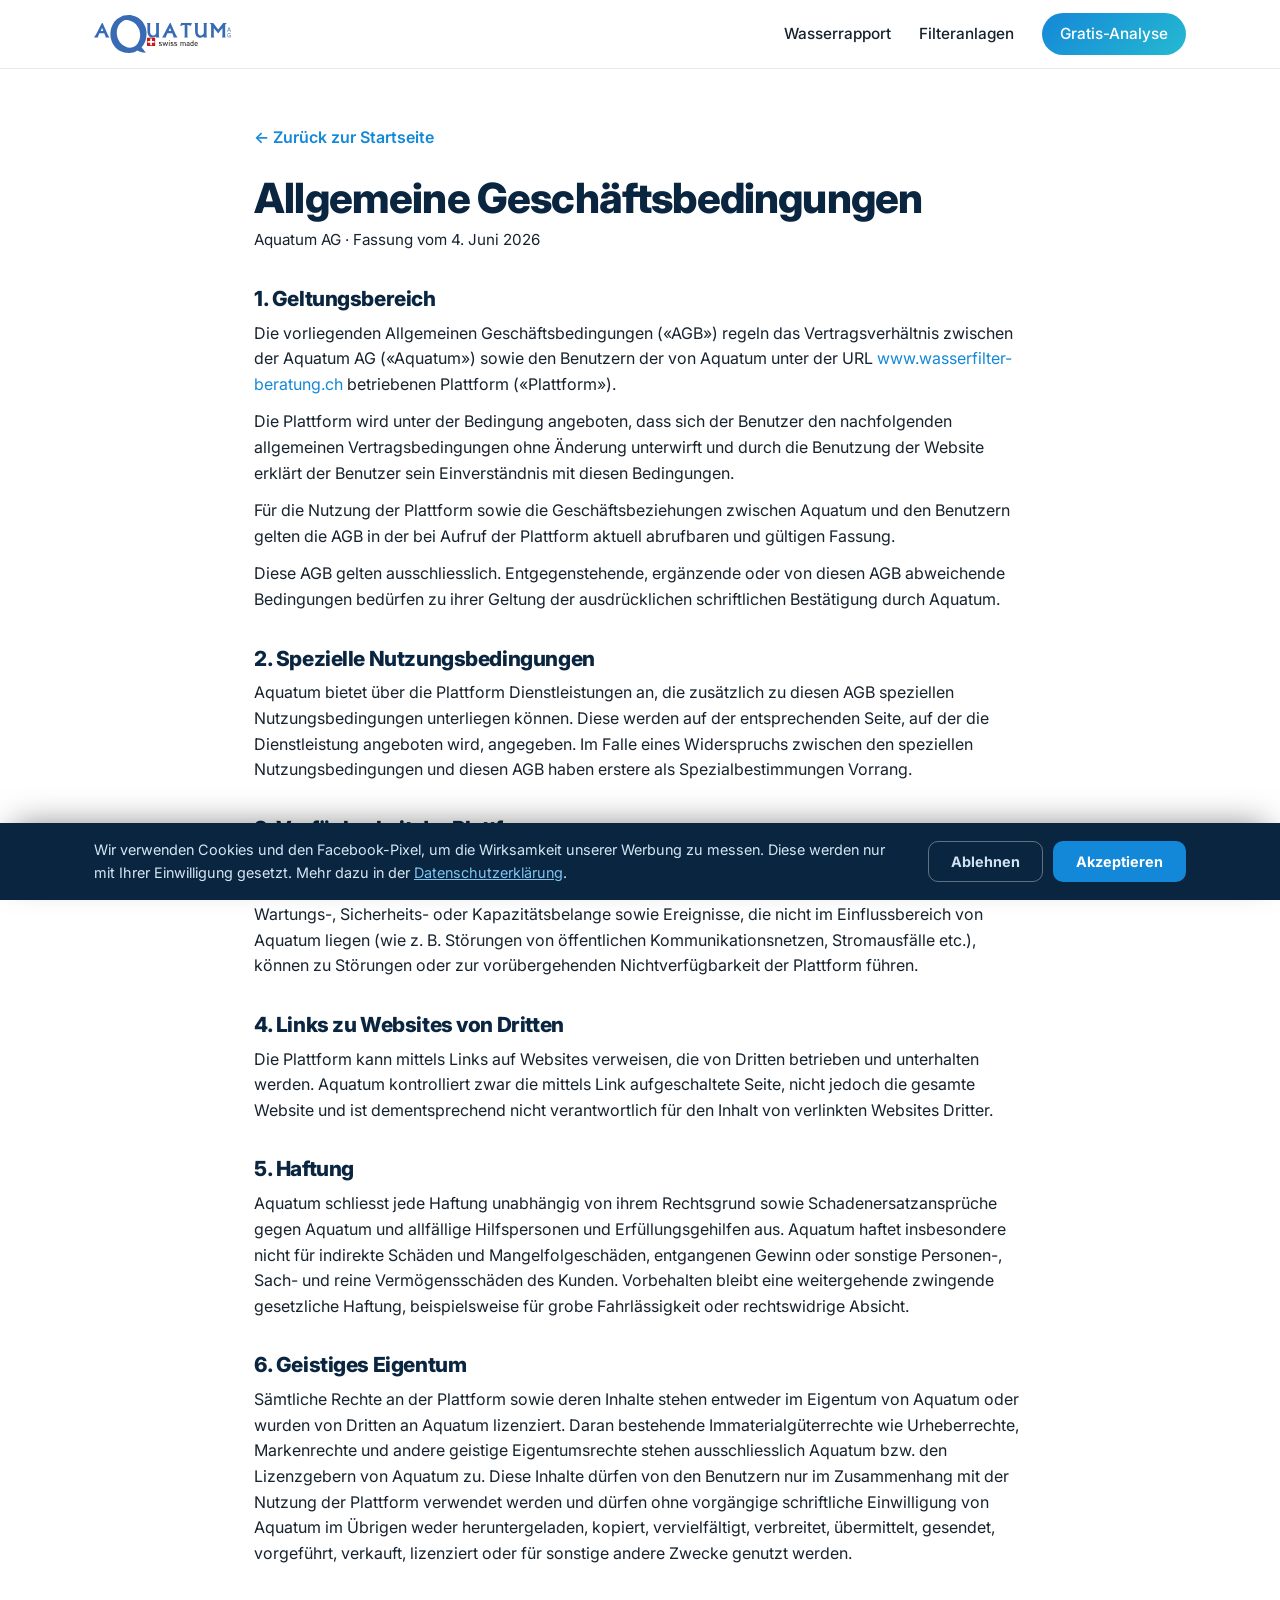
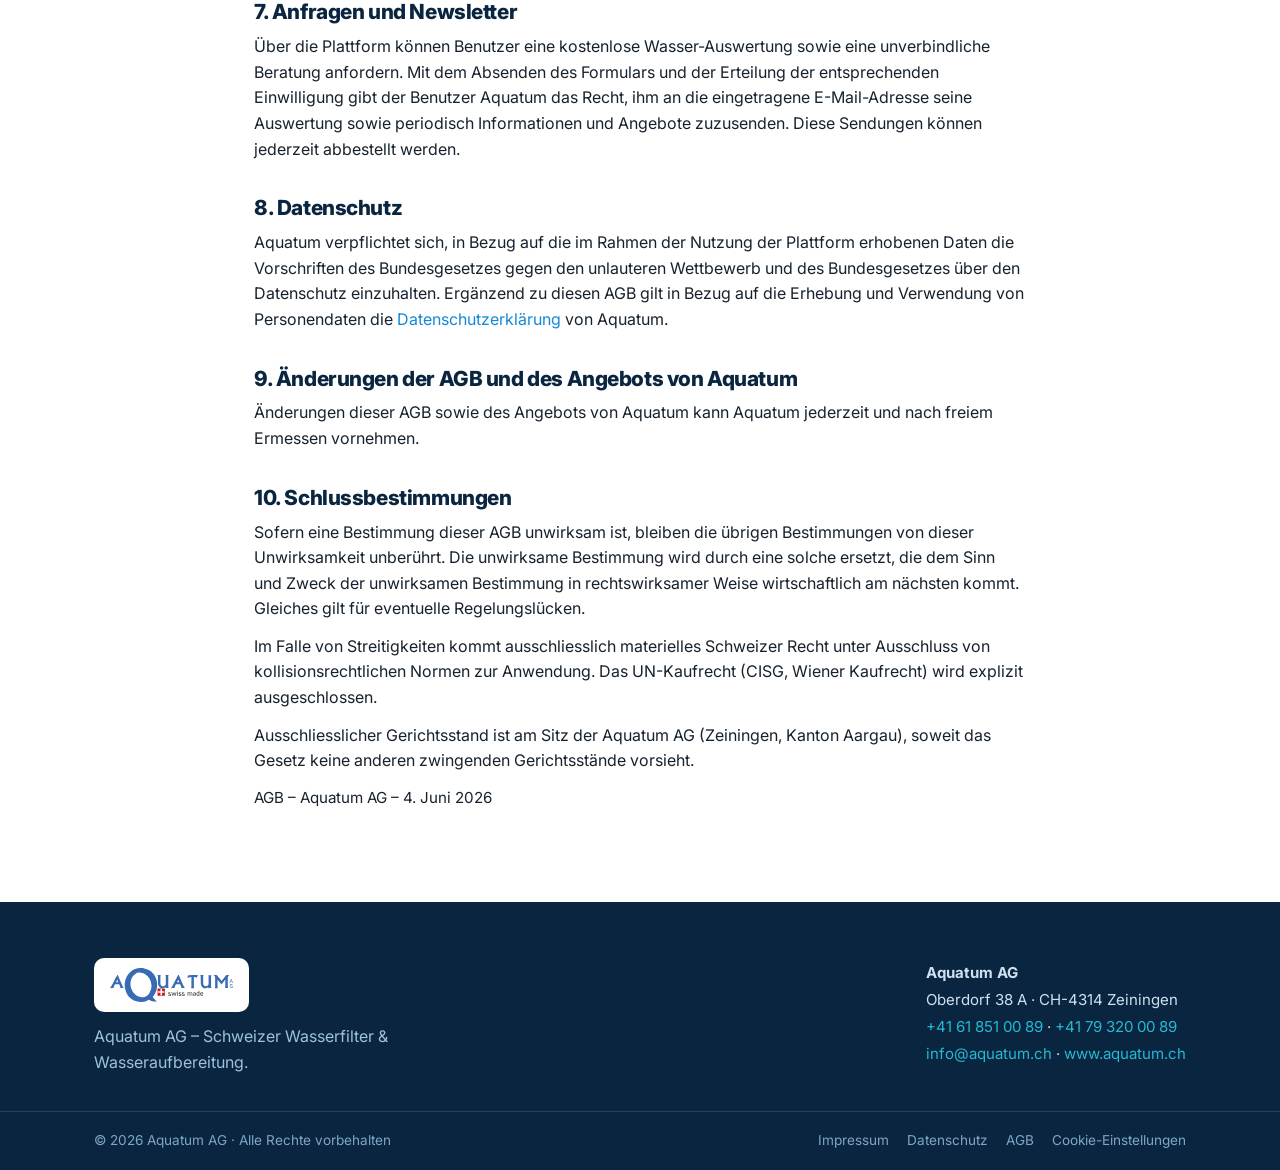
<file: agb.html>
<!DOCTYPE html>
<html lang="de">
<head>
  <meta charset="UTF-8" />
  <meta name="viewport" content="width=device-width, initial-scale=1.0" />
  <title>AGB | Aquatum AG</title>
  <meta name="description" content="Allgemeine Gesch&auml;ftsbedingungen der Aquatum AG f&uuml;r die Plattform wasserfilter-beratung.ch." />
  <meta name="robots" content="noindex" />
  <link rel="preconnect" href="https://fonts.googleapis.com" />
  <link rel="preconnect" href="https://fonts.gstatic.com" crossorigin />
  <link href="https://fonts.googleapis.com/css2?family=Inter:wght@400;500;600;700;800&display=swap" rel="stylesheet" />
  <link rel="stylesheet" href="styles.css" />
</head>
<body>

  <header class="site-header" id="top">
    <div class="container header-inner">
      <a href="index.html" class="logo"><img src="assets/logo-aquatum-clean.svg" alt="Aquatum AG" /></a>
      <nav class="nav">
        <a href="index.html#rechner">Wasserrapport</a>
        <a href="index.html#konzepte">Filteranlagen</a>
        <a href="index.html#anmeldung" class="nav-cta">Gratis-Analyse</a>
      </nav>
    </div>
  </header>

  <main class="legal">
    <div class="container legal-inner">
      <a href="index.html" class="legal-back">&larr; Zur&uuml;ck zur Startseite</a>
      <h1>Allgemeine Gesch&auml;ftsbedingungen</h1>
      <p class="legal-meta">Aquatum AG &middot; Fassung vom 4. Juni 2026</p>

      <h2>1. Geltungsbereich</h2>
      <p>
        Die vorliegenden Allgemeinen Gesch&auml;ftsbedingungen (&laquo;AGB&raquo;) regeln das
        Vertragsverh&auml;ltnis zwischen der Aquatum AG (&laquo;Aquatum&raquo;) sowie den Benutzern
        der von Aquatum unter der URL <a href="https://www.wasserfilter-beratung.ch">www.wasserfilter-beratung.ch</a>
        betriebenen Plattform (&laquo;Plattform&raquo;).
      </p>
      <p>
        Die Plattform wird unter der Bedingung angeboten, dass sich der Benutzer den
        nachfolgenden allgemeinen Vertragsbedingungen ohne &Auml;nderung unterwirft und
        durch die Benutzung der Website erkl&auml;rt der Benutzer sein Einverst&auml;ndnis mit
        diesen Bedingungen.
      </p>
      <p>
        F&uuml;r die Nutzung der Plattform sowie die Gesch&auml;ftsbeziehungen zwischen Aquatum
        und den Benutzern gelten die AGB in der bei Aufruf der Plattform aktuell
        abrufbaren und g&uuml;ltigen Fassung.
      </p>
      <p>
        Diese AGB gelten ausschliesslich. Entgegenstehende, erg&auml;nzende oder von diesen
        AGB abweichende Bedingungen bed&uuml;rfen zu ihrer Geltung der ausdr&uuml;cklichen
        schriftlichen Best&auml;tigung durch Aquatum.
      </p>

      <h2>2. Spezielle Nutzungsbedingungen</h2>
      <p>
        Aquatum bietet &uuml;ber die Plattform Dienstleistungen an, die zus&auml;tzlich zu
        diesen AGB speziellen Nutzungsbedingungen unterliegen k&ouml;nnen. Diese werden auf
        der entsprechenden Seite, auf der die Dienstleistung angeboten wird, angegeben.
        Im Falle eines Widerspruchs zwischen den speziellen Nutzungsbedingungen und
        diesen AGB haben erstere als Spezialbestimmungen Vorrang.
      </p>

      <h2>3. Verf&uuml;gbarkeit der Plattform</h2>
      <p>
        Der Benutzer anerkennt, dass eine 100%ige Verf&uuml;gbarkeit der Plattform
        technisch nicht zu realisieren ist. Aquatum bem&uuml;ht sich jedoch, die Plattform
        m&ouml;glichst konstant verf&uuml;gbar zu halten. Insbesondere Wartungs-, Sicherheits-
        oder Kapazit&auml;tsbelange sowie Ereignisse, die nicht im Einflussbereich von
        Aquatum liegen (wie z.&nbsp;B. St&ouml;rungen von &ouml;ffentlichen Kommunikationsnetzen,
        Stromausf&auml;lle etc.), k&ouml;nnen zu St&ouml;rungen oder zur vor&uuml;bergehenden
        Nichtverf&uuml;gbarkeit der Plattform f&uuml;hren.
      </p>

      <h2>4. Links zu Websites von Dritten</h2>
      <p>
        Die Plattform kann mittels Links auf Websites verweisen, die von Dritten
        betrieben und unterhalten werden. Aquatum kontrolliert zwar die mittels Link
        aufgeschaltete Seite, nicht jedoch die gesamte Website und ist dementsprechend
        nicht verantwortlich f&uuml;r den Inhalt von verlinkten Websites Dritter.
      </p>

      <h2>5. Haftung</h2>
      <p>
        Aquatum schliesst jede Haftung unabh&auml;ngig von ihrem Rechtsgrund sowie
        Schadenersatzanspr&uuml;che gegen Aquatum und allf&auml;llige Hilfspersonen und
        Erf&uuml;llungsgehilfen aus. Aquatum haftet insbesondere nicht f&uuml;r indirekte
        Sch&auml;den und Mangelfolgesch&auml;den, entgangenen Gewinn oder sonstige Personen-,
        Sach- und reine Verm&ouml;genssch&auml;den des Kunden. Vorbehalten bleibt eine
        weitergehende zwingende gesetzliche Haftung, beispielsweise f&uuml;r grobe
        Fahrl&auml;ssigkeit oder rechtswidrige Absicht.
      </p>

      <h2>6. Geistiges Eigentum</h2>
      <p>
        S&auml;mtliche Rechte an der Plattform sowie deren Inhalte stehen entweder im
        Eigentum von Aquatum oder wurden von Dritten an Aquatum lizenziert. Daran
        bestehende Immaterialg&uuml;terrechte wie Urheberrechte, Markenrechte und andere
        geistige Eigentumsrechte stehen ausschliesslich Aquatum bzw. den Lizenzgebern
        von Aquatum zu. Diese Inhalte d&uuml;rfen von den Benutzern nur im Zusammenhang mit
        der Nutzung der Plattform verwendet werden und d&uuml;rfen ohne vorg&auml;ngige
        schriftliche Einwilligung von Aquatum im &Uuml;brigen weder heruntergeladen,
        kopiert, vervielf&auml;ltigt, verbreitet, &uuml;bermittelt, gesendet, vorgef&uuml;hrt,
        verkauft, lizenziert oder f&uuml;r sonstige andere Zwecke genutzt werden.
      </p>

      <h2>7. Anfragen und Newsletter</h2>
      <p>
        &Uuml;ber die Plattform k&ouml;nnen Benutzer eine kostenlose Wasser-Auswertung sowie
        eine unverbindliche Beratung anfordern. Mit dem Absenden des Formulars und der
        Erteilung der entsprechenden Einwilligung gibt der Benutzer Aquatum das Recht,
        ihm an die eingetragene E-Mail-Adresse seine Auswertung sowie periodisch
        Informationen und Angebote zuzusenden. Diese Sendungen k&ouml;nnen jederzeit
        abbestellt werden.
      </p>

      <h2>8. Datenschutz</h2>
      <p>
        Aquatum verpflichtet sich, in Bezug auf die im Rahmen der Nutzung der Plattform
        erhobenen Daten die Vorschriften des Bundesgesetzes gegen den unlauteren
        Wettbewerb und des Bundesgesetzes &uuml;ber den Datenschutz einzuhalten. Erg&auml;nzend
        zu diesen AGB gilt in Bezug auf die Erhebung und Verwendung von Personendaten
        die <a href="datenschutz.html">Datenschutzerkl&auml;rung</a> von Aquatum.
      </p>

      <h2>9. &Auml;nderungen der AGB und des Angebots von Aquatum</h2>
      <p>
        &Auml;nderungen dieser AGB sowie des Angebots von Aquatum kann Aquatum jederzeit und
        nach freiem Ermessen vornehmen.
      </p>

      <h2>10. Schlussbestimmungen</h2>
      <p>
        Sofern eine Bestimmung dieser AGB unwirksam ist, bleiben die &uuml;brigen
        Bestimmungen von dieser Unwirksamkeit unber&uuml;hrt. Die unwirksame Bestimmung
        wird durch eine solche ersetzt, die dem Sinn und Zweck der unwirksamen
        Bestimmung in rechtswirksamer Weise wirtschaftlich am n&auml;chsten kommt. Gleiches
        gilt f&uuml;r eventuelle Regelungsl&uuml;cken.
      </p>
      <p>
        Im Falle von Streitigkeiten kommt ausschliesslich materielles Schweizer Recht
        unter Ausschluss von kollisionsrechtlichen Normen zur Anwendung. Das UN-Kaufrecht
        (CISG, Wiener Kaufrecht) wird explizit ausgeschlossen.
      </p>
      <p>
        Ausschliesslicher Gerichtsstand ist am Sitz der Aquatum AG (Zeiningen, Kanton
        Aargau), soweit das Gesetz keine anderen zwingenden Gerichtsst&auml;nde vorsieht.
      </p>

      <p class="legal-meta">AGB &ndash; Aquatum AG &ndash; 4. Juni 2026</p>
    </div>
  </main>

  <footer class="site-footer">
    <div class="container footer-inner">
      <div>
        <a href="index.html" class="footer-logo"><img src="assets/logo-aquatum-clean.svg" alt="Aquatum AG" /></a>
        <p class="footer-slogan">Aquatum AG &ndash; Schweizer Wasserfilter &amp; Wasseraufbereitung.</p>
      </div>
      <div class="footer-contact">
        <p><strong>Aquatum AG</strong></p>
        <p>Oberdorf 38 A &middot; CH-4314 Zeiningen</p>
        <p><a href="tel:+41618510089">+41 61 851 00 89</a> &middot; <a href="tel:+41793200089">+41 79 320 00 89</a></p>
        <p><a href="mailto:info@aquatum.ch">info@aquatum.ch</a> &middot; <a href="https://www.aquatum.ch" target="_blank" rel="noopener">www.aquatum.ch</a></p>
      </div>
    </div>
    <div class="footer-bottom">
      <div class="container footer-bottom-inner">
        <span>&copy; <span id="year"></span> Aquatum AG &middot; Alle Rechte vorbehalten</span>
        <nav class="footer-legal">
          <a href="impressum.html">Impressum</a>
          <a href="datenschutz.html">Datenschutz</a>
          <a href="agb.html">AGB</a>
          <a href="#" class="js-cookie-settings">Cookie-Einstellungen</a>
        </nav>
      </div>
    </div>
  </footer>

  <script>document.getElementById('year').textContent = new Date().getFullYear();</script>
  <script src="consent.js"></script>
</body>
</html>
</file>
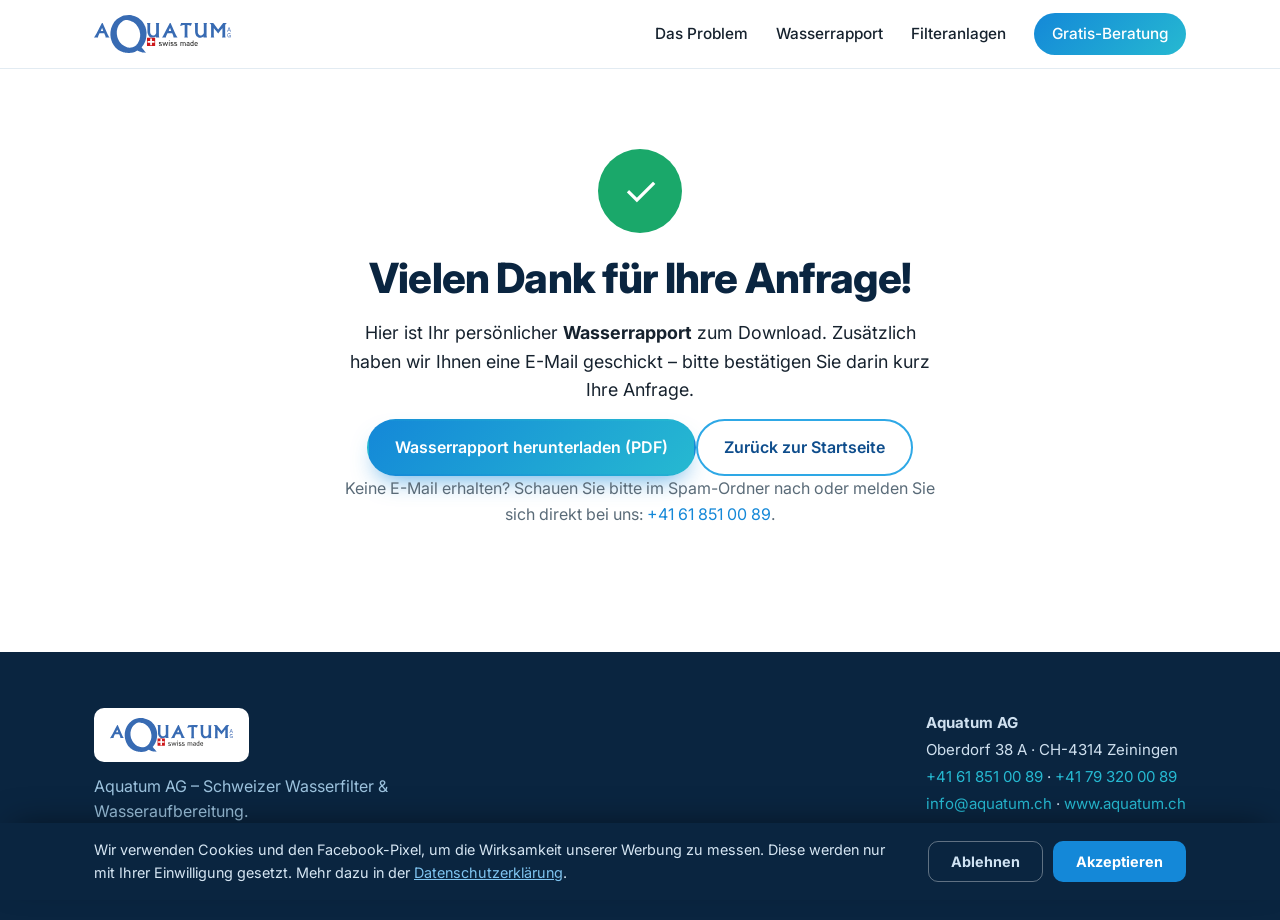
<file: danke.html>
<!DOCTYPE html>
<html lang="de">
<head>
  <meta charset="UTF-8" />
  <meta name="viewport" content="width=device-width, initial-scale=1.0" />
  <title>Danke | Aquatum AG</title>
  <meta name="description" content="Vielen Dank f&uuml;r Ihre Anmeldung bei der Aquatum AG. Ihre Wasser-Auswertung ist unterwegs." />
  <meta name="robots" content="noindex" />
  <link rel="preconnect" href="https://fonts.googleapis.com" />
  <link rel="preconnect" href="https://fonts.gstatic.com" crossorigin />
  <link href="https://fonts.googleapis.com/css2?family=Inter:wght@400;500;600;700;800&display=swap" rel="stylesheet" />
  <link rel="stylesheet" href="styles.css" />
</head>
<body>

  <header class="site-header" id="top">
    <div class="container header-inner">
      <a href="index.html" class="logo"><img src="assets/logo-aquatum-clean.svg" alt="Aquatum AG" /></a>
      <nav class="nav">
        <a href="index.html#problem">Das Problem</a>
        <a href="index.html#rechner">Wasserrapport</a>
        <a href="index.html#konzepte">Filteranlagen</a>
        <a href="index.html#anmeldung" class="nav-cta">Gratis-Beratung</a>
      </nav>
    </div>
  </header>

  <main class="thankyou">
    <div class="container thankyou-inner">
      <div class="success-check">✓</div>
      <h1>Vielen Dank f&uuml;r Ihre Anfrage!</h1>
      <p class="thankyou-lead">
        Hier ist Ihr pers&ouml;nlicher <strong>Wasserrapport</strong> zum Download. Zus&auml;tzlich
        haben wir Ihnen eine E-Mail geschickt &ndash; bitte best&auml;tigen Sie darin kurz Ihre Anfrage.
      </p>
      <div class="thankyou-actions">
        <a href="assets/wasserrapport.pdf" class="btn btn-primary" download>Wasserrapport herunterladen (PDF)</a>
        <a href="index.html" class="btn btn-outline">Zur&uuml;ck zur Startseite</a>
      </div>
      <p class="thankyou-note">
        Keine E-Mail erhalten? Schauen Sie bitte im Spam-Ordner nach oder melden Sie sich
        direkt bei uns: <a href="tel:+41618510089">+41 61 851 00 89</a>.
      </p>
    </div>
  </main>

  <footer class="site-footer">
    <div class="container footer-inner">
      <div>
        <a href="index.html" class="footer-logo"><img src="assets/logo-aquatum-clean.svg" alt="Aquatum AG" /></a>
        <p class="footer-slogan">Aquatum AG &ndash; Schweizer Wasserfilter &amp; Wasseraufbereitung.</p>
      </div>
      <div class="footer-contact">
        <p><strong>Aquatum AG</strong></p>
        <p>Oberdorf 38 A &middot; CH-4314 Zeiningen</p>
        <p><a href="tel:+41618510089">+41 61 851 00 89</a> &middot; <a href="tel:+41793200089">+41 79 320 00 89</a></p>
        <p><a href="mailto:info@aquatum.ch">info@aquatum.ch</a> &middot; <a href="https://www.aquatum.ch" target="_blank" rel="noopener">www.aquatum.ch</a></p>
      </div>
    </div>
    <div class="footer-bottom">
      <div class="container footer-bottom-inner">
        <span>&copy; <span id="year"></span> Aquatum AG &middot; Alle Rechte vorbehalten</span>
        <nav class="footer-legal">
          <a href="impressum.html">Impressum</a>
          <a href="datenschutz.html">Datenschutz</a>
          <a href="agb.html">AGB</a>
          <a href="#" class="js-cookie-settings">Cookie-Einstellungen</a>
        </nav>
      </div>
    </div>
  </footer>

  <script>document.getElementById('year').textContent = new Date().getFullYear();</script>
  <script src="consent.js"></script>
  <script>
    /* Lead-Conversion auf der Dankesseite ausloesen.
     * Feuert NUR, wenn der Facebook-Pixel aktiv ist (Pixel-ID gesetzt) UND
     * der Besucher eingewilligt hat. Die Event-ID stammt aus dem Formular-
     * Submit, damit Meta dieses Browser-Event mit dem Server-Event (CAPI)
     * dedupliziert. Ohne Einwilligung passiert nichts. */
    var _aqLeadEid = null;
    try { _aqLeadEid = sessionStorage.getItem('aq_lead_event_id'); } catch (e) {}
    if (window.aquatumTrackLead) window.aquatumTrackLead(_aqLeadEid);
    try { sessionStorage.removeItem('aq_lead_event_id'); } catch (e) {}
  </script>
</body>
</html>
</file>
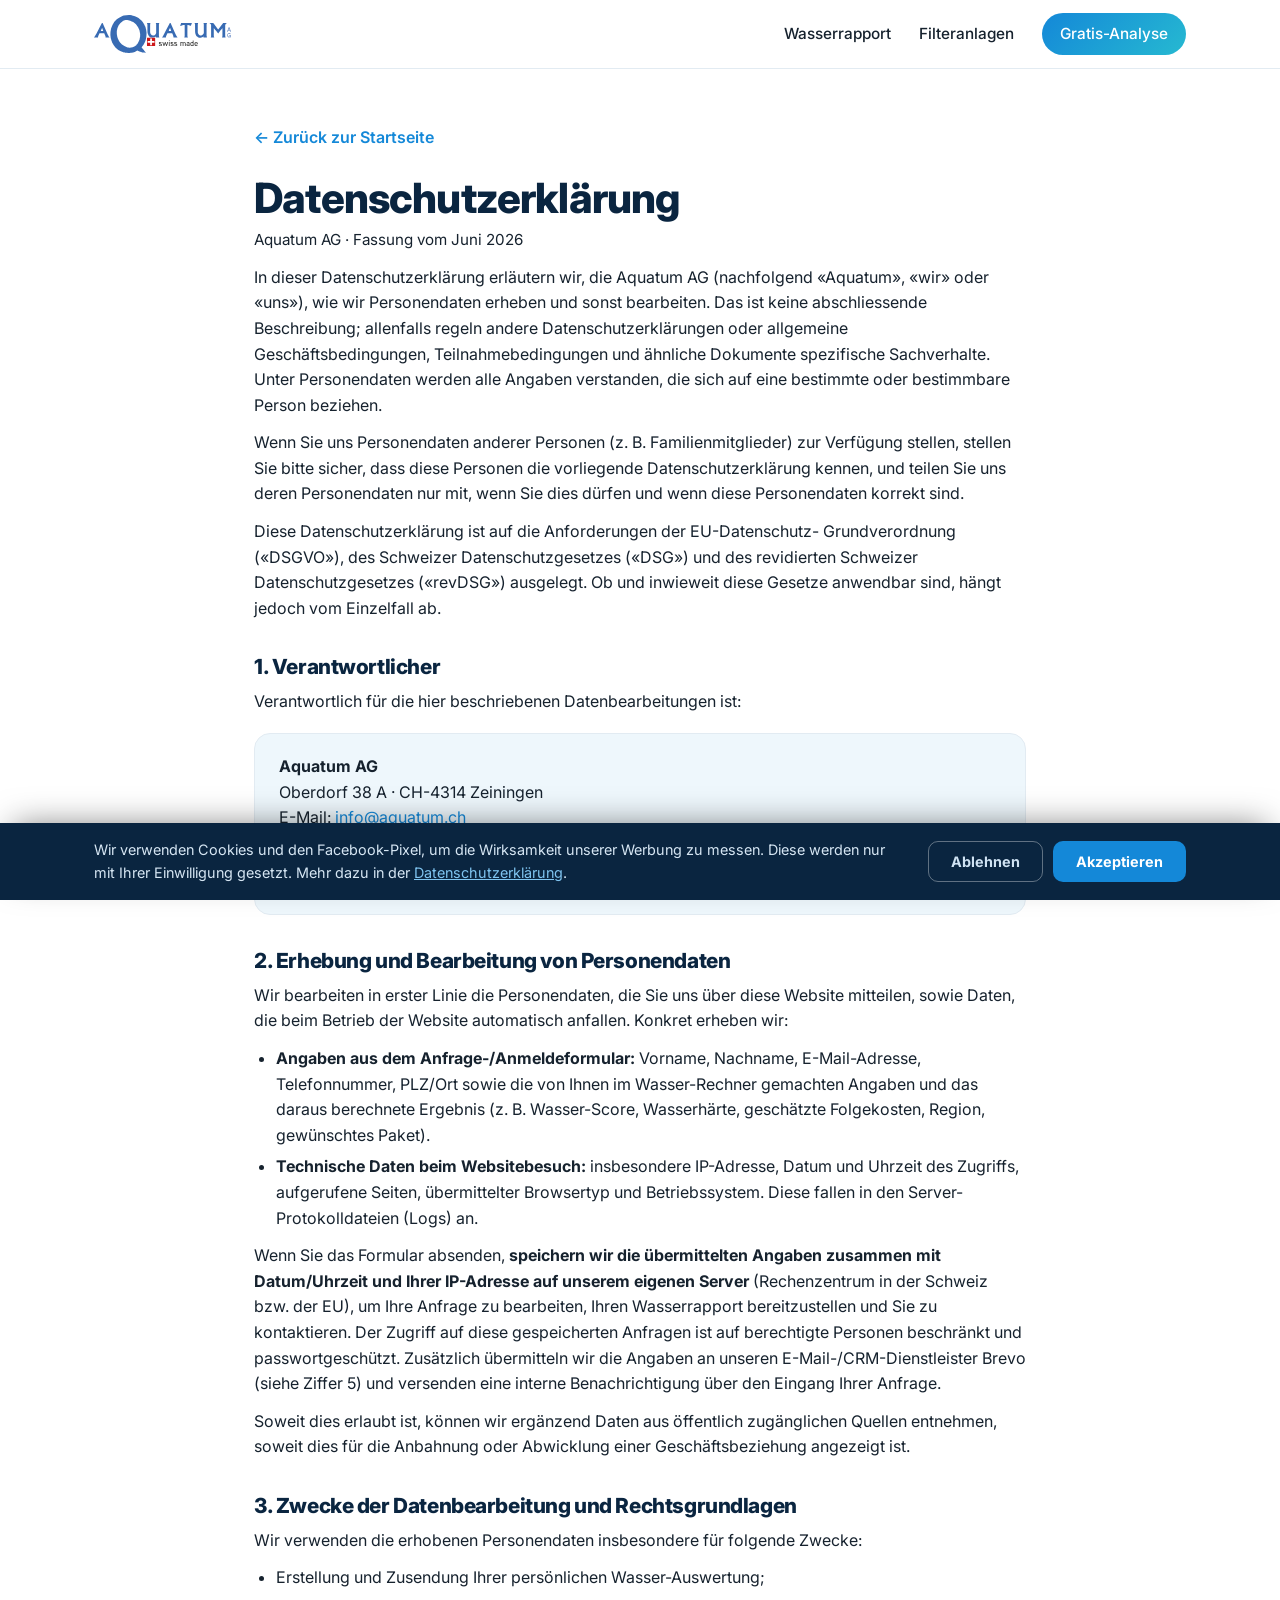
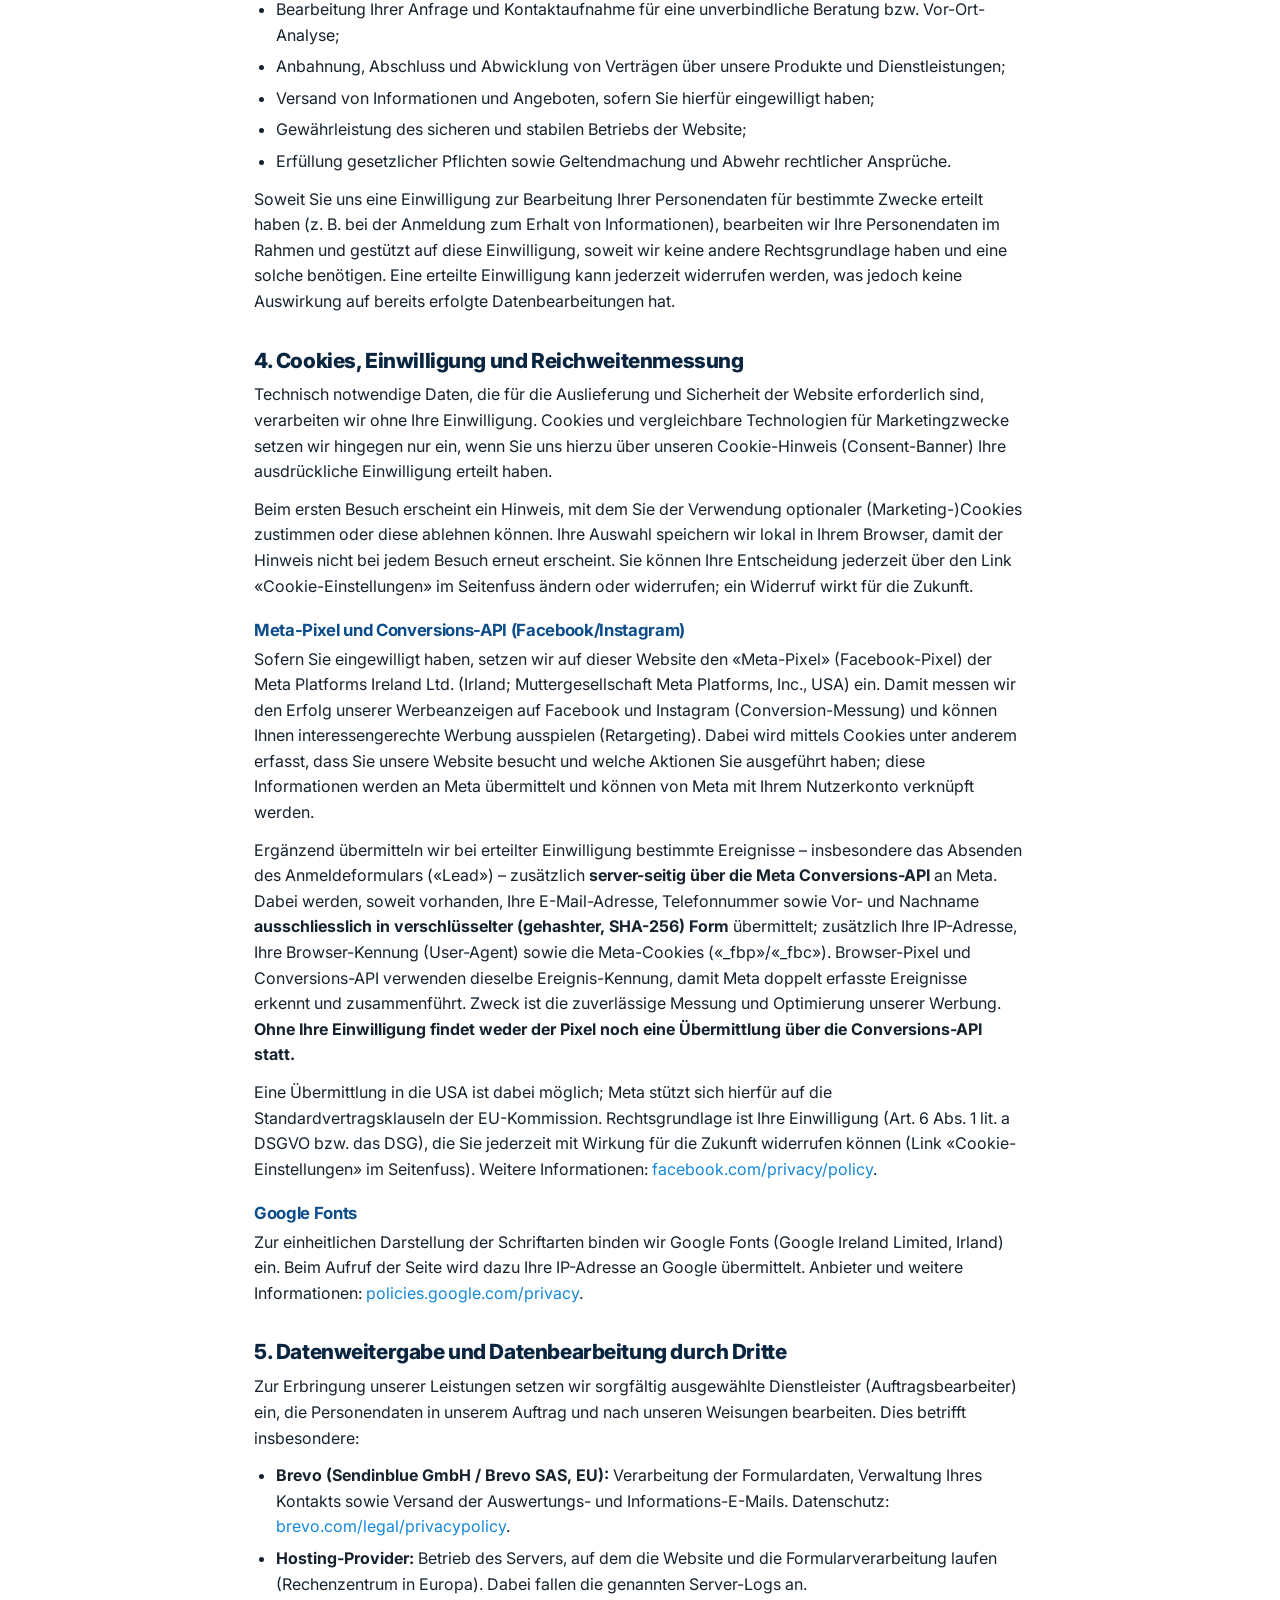
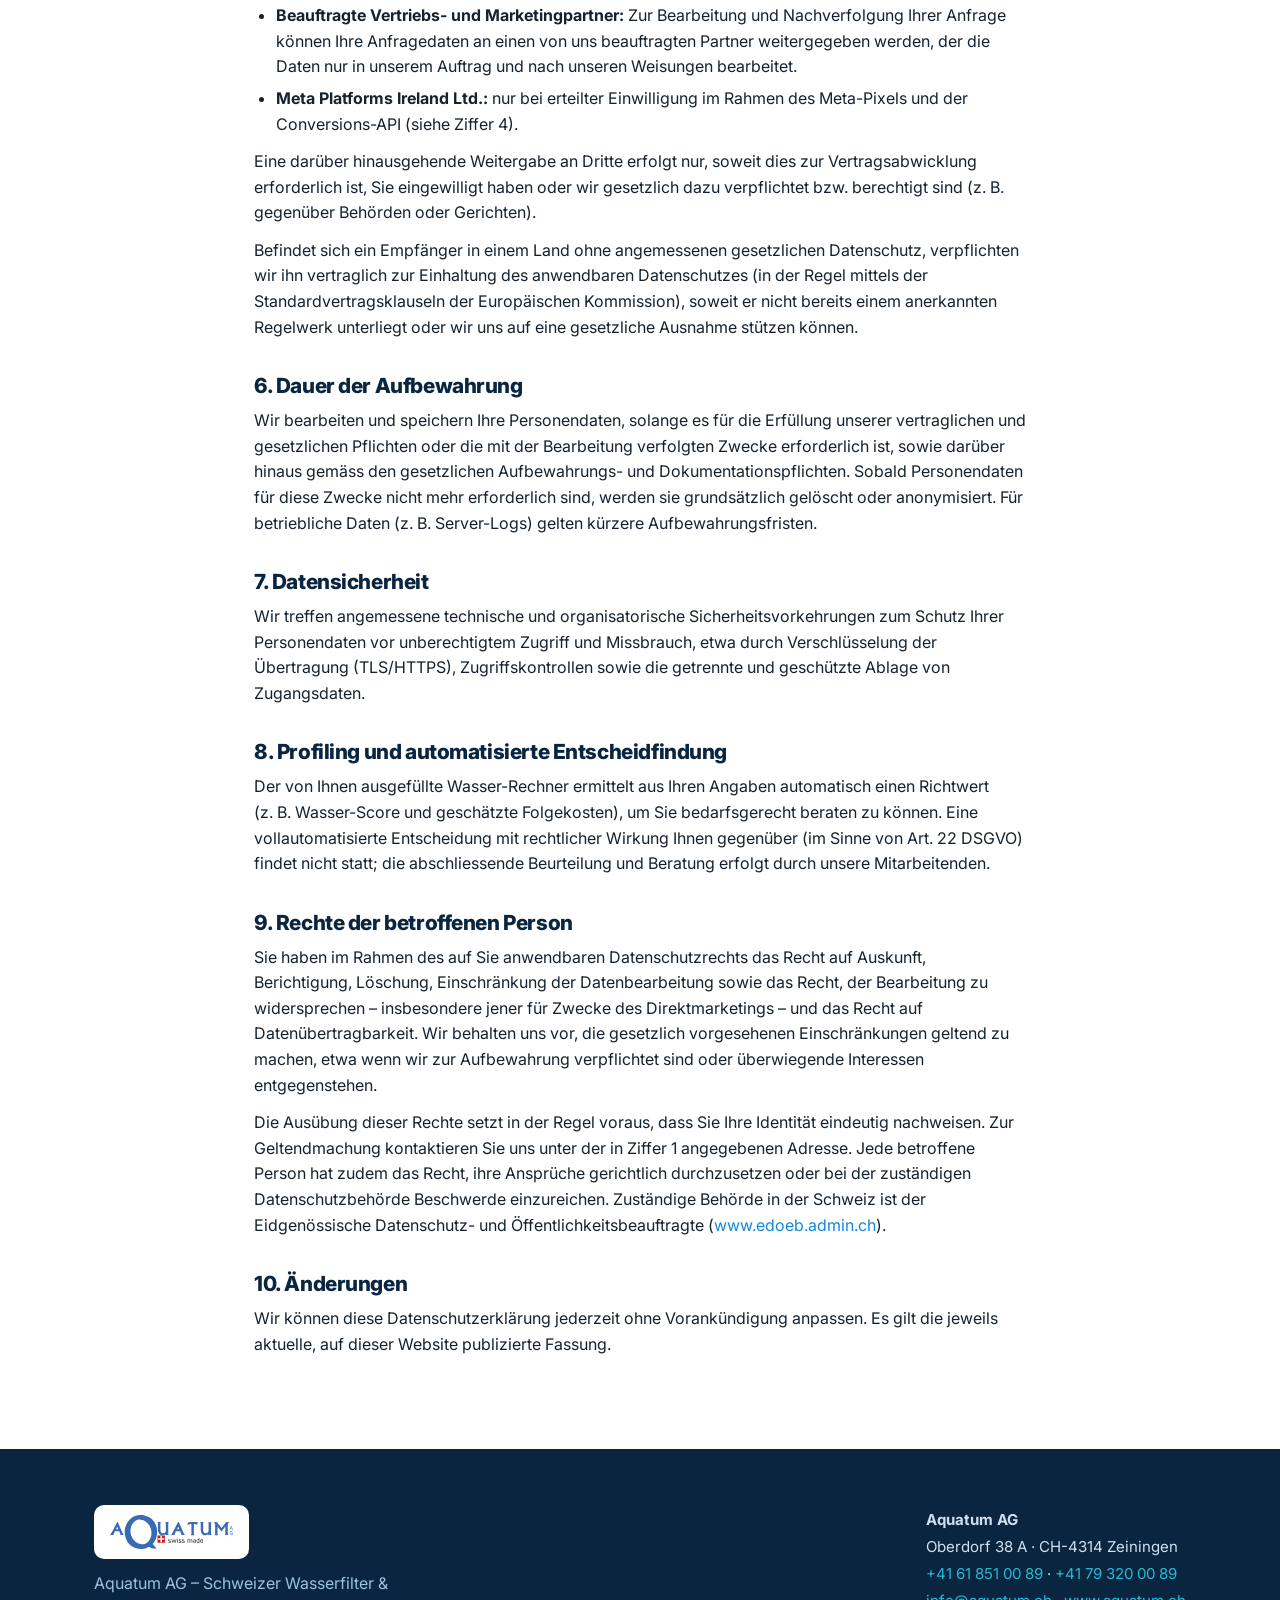
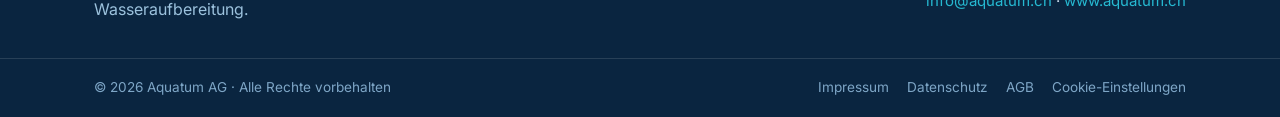
<file: datenschutz.html>
<!DOCTYPE html>
<html lang="de">
<head>
  <meta charset="UTF-8" />
  <meta name="viewport" content="width=device-width, initial-scale=1.0" />
  <title>Datenschutzerkl&auml;rung | Aquatum AG</title>
  <meta name="description" content="Datenschutzerkl&auml;rung der Aquatum AG f&uuml;r wasserfilter-beratung.ch." />
  <meta name="robots" content="noindex" />
  <link rel="preconnect" href="https://fonts.googleapis.com" />
  <link rel="preconnect" href="https://fonts.gstatic.com" crossorigin />
  <link href="https://fonts.googleapis.com/css2?family=Inter:wght@400;500;600;700;800&display=swap" rel="stylesheet" />
  <link rel="stylesheet" href="styles.css" />
</head>
<body>

  <header class="site-header" id="top">
    <div class="container header-inner">
      <a href="index.html" class="logo"><img src="assets/logo-aquatum-clean.svg" alt="Aquatum AG" /></a>
      <nav class="nav">
        <a href="index.html#rechner">Wasserrapport</a>
        <a href="index.html#konzepte">Filteranlagen</a>
        <a href="index.html#anmeldung" class="nav-cta">Gratis-Analyse</a>
      </nav>
    </div>
  </header>

  <main class="legal">
    <div class="container legal-inner">
      <a href="index.html" class="legal-back">&larr; Zur&uuml;ck zur Startseite</a>
      <h1>Datenschutzerkl&auml;rung</h1>
      <p class="legal-meta">Aquatum AG &middot; Fassung vom Juni 2026</p>

      <p>
        In dieser Datenschutzerkl&auml;rung erl&auml;utern wir, die Aquatum AG (nachfolgend
        &laquo;Aquatum&raquo;, &laquo;wir&raquo; oder &laquo;uns&raquo;), wie wir Personendaten erheben und sonst
        bearbeiten. Das ist keine abschliessende Beschreibung; allenfalls regeln andere
        Datenschutzerkl&auml;rungen oder allgemeine Gesch&auml;ftsbedingungen, Teilnahmebedingungen
        und &auml;hnliche Dokumente spezifische Sachverhalte. Unter Personendaten werden alle
        Angaben verstanden, die sich auf eine bestimmte oder bestimmbare Person beziehen.
      </p>
      <p>
        Wenn Sie uns Personendaten anderer Personen (z.&nbsp;B. Familienmitglieder)
        zur Verf&uuml;gung stellen, stellen Sie bitte sicher, dass diese Personen die
        vorliegende Datenschutzerkl&auml;rung kennen, und teilen Sie uns deren Personendaten
        nur mit, wenn Sie dies d&uuml;rfen und wenn diese Personendaten korrekt sind.
      </p>
      <p>
        Diese Datenschutzerkl&auml;rung ist auf die Anforderungen der EU-Datenschutz-
        Grundverordnung (&laquo;DSGVO&raquo;), des Schweizer Datenschutzgesetzes (&laquo;DSG&raquo;) und des
        revidierten Schweizer Datenschutzgesetzes (&laquo;revDSG&raquo;) ausgelegt. Ob und inwieweit
        diese Gesetze anwendbar sind, h&auml;ngt jedoch vom Einzelfall ab.
      </p>

      <h2>1. Verantwortlicher</h2>
      <p>Verantwortlich f&uuml;r die hier beschriebenen Datenbearbeitungen ist:</p>
      <div class="legal-box">
        <p>
          <strong>Aquatum AG</strong><br />
          Oberdorf 38 A &middot; CH-4314 Zeiningen<br />
          E-Mail: <a href="mailto:info@aquatum.ch">info@aquatum.ch</a><br />
          Telefon: <a href="tel:+41618510089">+41 61 851 00 89</a>
        </p>
        <p>Datenschutzrechtliche Anliegen richten Sie bitte an die obige Adresse.</p>
      </div>

      <h2>2. Erhebung und Bearbeitung von Personendaten</h2>
      <p>
        Wir bearbeiten in erster Linie die Personendaten, die Sie uns &uuml;ber diese
        Website mitteilen, sowie Daten, die beim Betrieb der Website automatisch
        anfallen. Konkret erheben wir:
      </p>
      <ul>
        <li>
          <strong>Angaben aus dem Anfrage-/Anmeldeformular:</strong> Vorname, Nachname,
          E-Mail-Adresse, Telefonnummer, PLZ/Ort sowie die von Ihnen im Wasser-Rechner
          gemachten Angaben und das daraus berechnete Ergebnis (z.&nbsp;B. Wasser-Score,
          Wasserh&auml;rte, gesch&auml;tzte Folgekosten, Region, gew&uuml;nschtes Paket).
        </li>
        <li>
          <strong>Technische Daten beim Websitebesuch:</strong> insbesondere IP-Adresse,
          Datum und Uhrzeit des Zugriffs, aufgerufene Seiten, &uuml;bermittelter Browsertyp
          und Betriebssystem. Diese fallen in den Server-Protokolldateien (Logs) an.
        </li>
      </ul>
      <p>
        Wenn Sie das Formular absenden, <strong>speichern wir die &uuml;bermittelten Angaben
        zusammen mit Datum/Uhrzeit und Ihrer IP-Adresse auf unserem eigenen Server</strong>
        (Rechenzentrum in der Schweiz bzw. der EU), um Ihre Anfrage zu bearbeiten, Ihren
        Wasserrapport bereitzustellen und Sie zu kontaktieren. Der Zugriff auf diese
        gespeicherten Anfragen ist auf berechtigte Personen beschr&auml;nkt und passwortgesch&uuml;tzt.
        Zus&auml;tzlich &uuml;bermitteln wir die Angaben an unseren E-Mail-/CRM-Dienstleister Brevo
        (siehe Ziffer&nbsp;5) und versenden eine interne Benachrichtigung &uuml;ber den Eingang
        Ihrer Anfrage.
      </p>
      <p>
        Soweit dies erlaubt ist, k&ouml;nnen wir erg&auml;nzend Daten aus &ouml;ffentlich
        zug&auml;nglichen Quellen entnehmen, soweit dies f&uuml;r die Anbahnung oder Abwicklung
        einer Gesch&auml;ftsbeziehung angezeigt ist.
      </p>

      <h2>3. Zwecke der Datenbearbeitung und Rechtsgrundlagen</h2>
      <p>Wir verwenden die erhobenen Personendaten insbesondere f&uuml;r folgende Zwecke:</p>
      <ul>
        <li>Erstellung und Zusendung Ihrer pers&ouml;nlichen Wasser-Auswertung;</li>
        <li>Bearbeitung Ihrer Anfrage und Kontaktaufnahme f&uuml;r eine unverbindliche Beratung bzw. Vor-Ort-Analyse;</li>
        <li>Anbahnung, Abschluss und Abwicklung von Vertr&auml;gen &uuml;ber unsere Produkte und Dienstleistungen;</li>
        <li>Versand von Informationen und Angeboten, sofern Sie hierf&uuml;r eingewilligt haben;</li>
        <li>Gew&auml;hrleistung des sicheren und stabilen Betriebs der Website;</li>
        <li>Erf&uuml;llung gesetzlicher Pflichten sowie Geltendmachung und Abwehr rechtlicher Anspr&uuml;che.</li>
      </ul>
      <p>
        Soweit Sie uns eine Einwilligung zur Bearbeitung Ihrer Personendaten f&uuml;r
        bestimmte Zwecke erteilt haben (z.&nbsp;B. bei der Anmeldung zum Erhalt von
        Informationen), bearbeiten wir Ihre Personendaten im Rahmen und gest&uuml;tzt auf
        diese Einwilligung, soweit wir keine andere Rechtsgrundlage haben und eine solche
        ben&ouml;tigen. Eine erteilte Einwilligung kann jederzeit widerrufen werden, was
        jedoch keine Auswirkung auf bereits erfolgte Datenbearbeitungen hat.
      </p>

      <h2>4. Cookies, Einwilligung und Reichweitenmessung</h2>
      <p>
        Technisch notwendige Daten, die f&uuml;r die Auslieferung und Sicherheit der
        Website erforderlich sind, verarbeiten wir ohne Ihre Einwilligung. Cookies und
        vergleichbare Technologien f&uuml;r Marketingzwecke setzen wir hingegen nur ein,
        wenn Sie uns hierzu &uuml;ber unseren Cookie-Hinweis (Consent-Banner) Ihre
        ausdr&uuml;ckliche Einwilligung erteilt haben.
      </p>
      <p>
        Beim ersten Besuch erscheint ein Hinweis, mit dem Sie der Verwendung optionaler
        (Marketing-)Cookies zustimmen oder diese ablehnen k&ouml;nnen. Ihre Auswahl
        speichern wir lokal in Ihrem Browser, damit der Hinweis nicht bei jedem Besuch
        erneut erscheint. Sie k&ouml;nnen Ihre Entscheidung jederzeit &uuml;ber den Link
        &laquo;Cookie-Einstellungen&raquo; im Seitenfuss &auml;ndern oder widerrufen; ein
        Widerruf wirkt f&uuml;r die Zukunft.
      </p>

      <h3>Meta-Pixel und Conversions-API (Facebook/Instagram)</h3>
      <p>
        Sofern Sie eingewilligt haben, setzen wir auf dieser Website den
        &laquo;Meta-Pixel&raquo; (Facebook-Pixel) der Meta Platforms Ireland Ltd. (Irland;
        Muttergesellschaft Meta Platforms, Inc., USA) ein. Damit messen wir den Erfolg
        unserer Werbeanzeigen auf Facebook und Instagram (Conversion-Messung) und
        k&ouml;nnen Ihnen interessengerechte Werbung ausspielen (Retargeting). Dabei wird
        mittels Cookies unter anderem erfasst, dass Sie unsere Website besucht und welche
        Aktionen Sie ausgef&uuml;hrt haben; diese Informationen werden an Meta &uuml;bermittelt
        und k&ouml;nnen von Meta mit Ihrem Nutzerkonto verkn&uuml;pft werden.
      </p>
      <p>
        Erg&auml;nzend &uuml;bermitteln wir bei erteilter Einwilligung bestimmte Ereignisse
        &ndash; insbesondere das Absenden des Anmeldeformulars (&laquo;Lead&raquo;) &ndash;
        zus&auml;tzlich <strong>server-seitig &uuml;ber die Meta Conversions-API</strong> an Meta.
        Dabei werden, soweit vorhanden, Ihre E-Mail-Adresse, Telefonnummer sowie Vor- und
        Nachname <strong>ausschliesslich in verschl&uuml;sselter (gehashter, SHA-256) Form</strong>
        &uuml;bermittelt; zus&auml;tzlich Ihre IP-Adresse, Ihre Browser-Kennung (User-Agent)
        sowie die Meta-Cookies (&laquo;_fbp&raquo;/&laquo;_fbc&raquo;). Browser-Pixel und
        Conversions-API verwenden dieselbe Ereignis-Kennung, damit Meta doppelt erfasste
        Ereignisse erkennt und zusammenf&uuml;hrt. Zweck ist die zuverl&auml;ssige Messung und
        Optimierung unserer Werbung. <strong>Ohne Ihre Einwilligung findet weder der Pixel
        noch eine &Uuml;bermittlung &uuml;ber die Conversions-API statt.</strong>
      </p>
      <p>
        Eine &Uuml;bermittlung in die USA ist dabei m&ouml;glich; Meta st&uuml;tzt sich hierf&uuml;r auf
        die Standardvertragsklauseln der EU-Kommission. Rechtsgrundlage ist Ihre
        Einwilligung (Art.&nbsp;6 Abs.&nbsp;1 lit.&nbsp;a DSGVO bzw. das DSG), die Sie
        jederzeit mit Wirkung f&uuml;r die Zukunft widerrufen k&ouml;nnen (Link
        &laquo;Cookie-Einstellungen&raquo; im Seitenfuss). Weitere Informationen:
        <a href="https://www.facebook.com/privacy/policy" target="_blank" rel="noopener">facebook.com/privacy/policy</a>.
      </p>

      <h3>Google Fonts</h3>
      <p>
        Zur einheitlichen Darstellung der Schriftarten binden wir Google Fonts (Google
        Ireland Limited, Irland) ein. Beim Aufruf der Seite wird dazu Ihre IP-Adresse an
        Google &uuml;bermittelt. Anbieter und weitere Informationen:
        <a href="https://policies.google.com/privacy" target="_blank" rel="noopener">policies.google.com/privacy</a>.
      </p>

      <h2>5. Datenweitergabe und Datenbearbeitung durch Dritte</h2>
      <p>
        Zur Erbringung unserer Leistungen setzen wir sorgf&auml;ltig ausgew&auml;hlte
        Dienstleister (Auftragsbearbeiter) ein, die Personendaten in unserem Auftrag und
        nach unseren Weisungen bearbeiten. Dies betrifft insbesondere:
      </p>
      <ul>
        <li>
          <strong>Brevo (Sendinblue GmbH / Brevo SAS, EU):</strong> Verarbeitung der
          Formulardaten, Verwaltung Ihres Kontakts sowie Versand der Auswertungs- und
          Informations-E-Mails. Datenschutz: <a href="https://www.brevo.com/legal/privacypolicy/" target="_blank" rel="noopener">brevo.com/legal/privacypolicy</a>.
        </li>
        <li>
          <strong>Hosting-Provider:</strong> Betrieb des Servers, auf dem die Website
          und die Formularverarbeitung laufen (Rechenzentrum in Europa). Dabei fallen
          die genannten Server-Logs an.
        </li>
        <li>
          <strong>Beauftragte Vertriebs- und Marketingpartner:</strong> Zur Bearbeitung
          und Nachverfolgung Ihrer Anfrage k&ouml;nnen Ihre Anfragedaten an einen von uns
          beauftragten Partner weitergegeben werden, der die Daten nur in unserem Auftrag
          und nach unseren Weisungen bearbeitet.
        </li>
        <li>
          <strong>Meta Platforms Ireland Ltd.:</strong> nur bei erteilter Einwilligung
          im Rahmen des Meta-Pixels und der Conversions-API (siehe Ziffer&nbsp;4).
        </li>
      </ul>
      <p>
        Eine dar&uuml;ber hinausgehende Weitergabe an Dritte erfolgt nur, soweit dies zur
        Vertragsabwicklung erforderlich ist, Sie eingewilligt haben oder wir gesetzlich
        dazu verpflichtet bzw. berechtigt sind (z.&nbsp;B. gegen&uuml;ber Beh&ouml;rden oder
        Gerichten).
      </p>
      <p>
        Befindet sich ein Empf&auml;nger in einem Land ohne angemessenen gesetzlichen
        Datenschutz, verpflichten wir ihn vertraglich zur Einhaltung des anwendbaren
        Datenschutzes (in der Regel mittels der Standardvertragsklauseln der
        Europ&auml;ischen Kommission), soweit er nicht bereits einem anerkannten Regelwerk
        unterliegt oder wir uns auf eine gesetzliche Ausnahme st&uuml;tzen k&ouml;nnen.
      </p>

      <h2>6. Dauer der Aufbewahrung</h2>
      <p>
        Wir bearbeiten und speichern Ihre Personendaten, solange es f&uuml;r die Erf&uuml;llung
        unserer vertraglichen und gesetzlichen Pflichten oder die mit der Bearbeitung
        verfolgten Zwecke erforderlich ist, sowie dar&uuml;ber hinaus gem&auml;ss den
        gesetzlichen Aufbewahrungs- und Dokumentationspflichten. Sobald Personendaten
        f&uuml;r diese Zwecke nicht mehr erforderlich sind, werden sie grunds&auml;tzlich
        gel&ouml;scht oder anonymisiert. F&uuml;r betriebliche Daten (z.&nbsp;B. Server-Logs)
        gelten k&uuml;rzere Aufbewahrungsfristen.
      </p>

      <h2>7. Datensicherheit</h2>
      <p>
        Wir treffen angemessene technische und organisatorische Sicherheitsvorkehrungen
        zum Schutz Ihrer Personendaten vor unberechtigtem Zugriff und Missbrauch, etwa
        durch Verschl&uuml;sselung der &Uuml;bertragung (TLS/HTTPS), Zugriffskontrollen sowie
        die getrennte und gesch&uuml;tzte Ablage von Zugangsdaten.
      </p>

      <h2>8. Profiling und automatisierte Entscheidfindung</h2>
      <p>
        Der von Ihnen ausgef&uuml;llte Wasser-Rechner ermittelt aus Ihren Angaben automatisch
        einen Richtwert (z.&nbsp;B. Wasser-Score und gesch&auml;tzte Folgekosten), um Sie
        bedarfsgerecht beraten zu k&ouml;nnen. Eine vollautomatisierte Entscheidung mit
        rechtlicher Wirkung Ihnen gegen&uuml;ber (im Sinne von Art.&nbsp;22 DSGVO) findet nicht
        statt; die abschliessende Beurteilung und Beratung erfolgt durch unsere
        Mitarbeitenden.
      </p>

      <h2>9. Rechte der betroffenen Person</h2>
      <p>
        Sie haben im Rahmen des auf Sie anwendbaren Datenschutzrechts das Recht auf
        Auskunft, Berichtigung, L&ouml;schung, Einschr&auml;nkung der Datenbearbeitung sowie das
        Recht, der Bearbeitung zu widersprechen &ndash; insbesondere jener f&uuml;r Zwecke des
        Direktmarketings &ndash; und das Recht auf Daten&uuml;bertragbarkeit. Wir behalten uns vor,
        die gesetzlich vorgesehenen Einschr&auml;nkungen geltend zu machen, etwa wenn wir zur
        Aufbewahrung verpflichtet sind oder &uuml;berwiegende Interessen entgegenstehen.
      </p>
      <p>
        Die Aus&uuml;bung dieser Rechte setzt in der Regel voraus, dass Sie Ihre Identit&auml;t
        eindeutig nachweisen. Zur Geltendmachung kontaktieren Sie uns unter der in Ziffer
        1 angegebenen Adresse. Jede betroffene Person hat zudem das Recht, ihre Anspr&uuml;che
        gerichtlich durchzusetzen oder bei der zust&auml;ndigen Datenschutzbeh&ouml;rde Beschwerde
        einzureichen. Zust&auml;ndige Beh&ouml;rde in der Schweiz ist der Eidgen&ouml;ssische
        Datenschutz- und &Ouml;ffentlichkeitsbeauftragte
        (<a href="https://www.edoeb.admin.ch" target="_blank" rel="noopener">www.edoeb.admin.ch</a>).
      </p>

      <h2>10. &Auml;nderungen</h2>
      <p>
        Wir k&ouml;nnen diese Datenschutzerkl&auml;rung jederzeit ohne Vorank&uuml;ndigung anpassen.
        Es gilt die jeweils aktuelle, auf dieser Website publizierte Fassung.
      </p>
    </div>
  </main>

  <footer class="site-footer">
    <div class="container footer-inner">
      <div>
        <a href="index.html" class="footer-logo"><img src="assets/logo-aquatum-clean.svg" alt="Aquatum AG" /></a>
        <p class="footer-slogan">Aquatum AG &ndash; Schweizer Wasserfilter &amp; Wasseraufbereitung.</p>
      </div>
      <div class="footer-contact">
        <p><strong>Aquatum AG</strong></p>
        <p>Oberdorf 38 A &middot; CH-4314 Zeiningen</p>
        <p><a href="tel:+41618510089">+41 61 851 00 89</a> &middot; <a href="tel:+41793200089">+41 79 320 00 89</a></p>
        <p><a href="mailto:info@aquatum.ch">info@aquatum.ch</a> &middot; <a href="https://www.aquatum.ch" target="_blank" rel="noopener">www.aquatum.ch</a></p>
      </div>
    </div>
    <div class="footer-bottom">
      <div class="container footer-bottom-inner">
        <span>&copy; <span id="year"></span> Aquatum AG &middot; Alle Rechte vorbehalten</span>
        <nav class="footer-legal">
          <a href="impressum.html">Impressum</a>
          <a href="datenschutz.html">Datenschutz</a>
          <a href="agb.html">AGB</a>
          <a href="#" class="js-cookie-settings">Cookie-Einstellungen</a>
        </nav>
      </div>
    </div>
  </footer>

  <script>document.getElementById('year').textContent = new Date().getFullYear();</script>
  <script src="consent.js"></script>
</body>
</html>
</file>
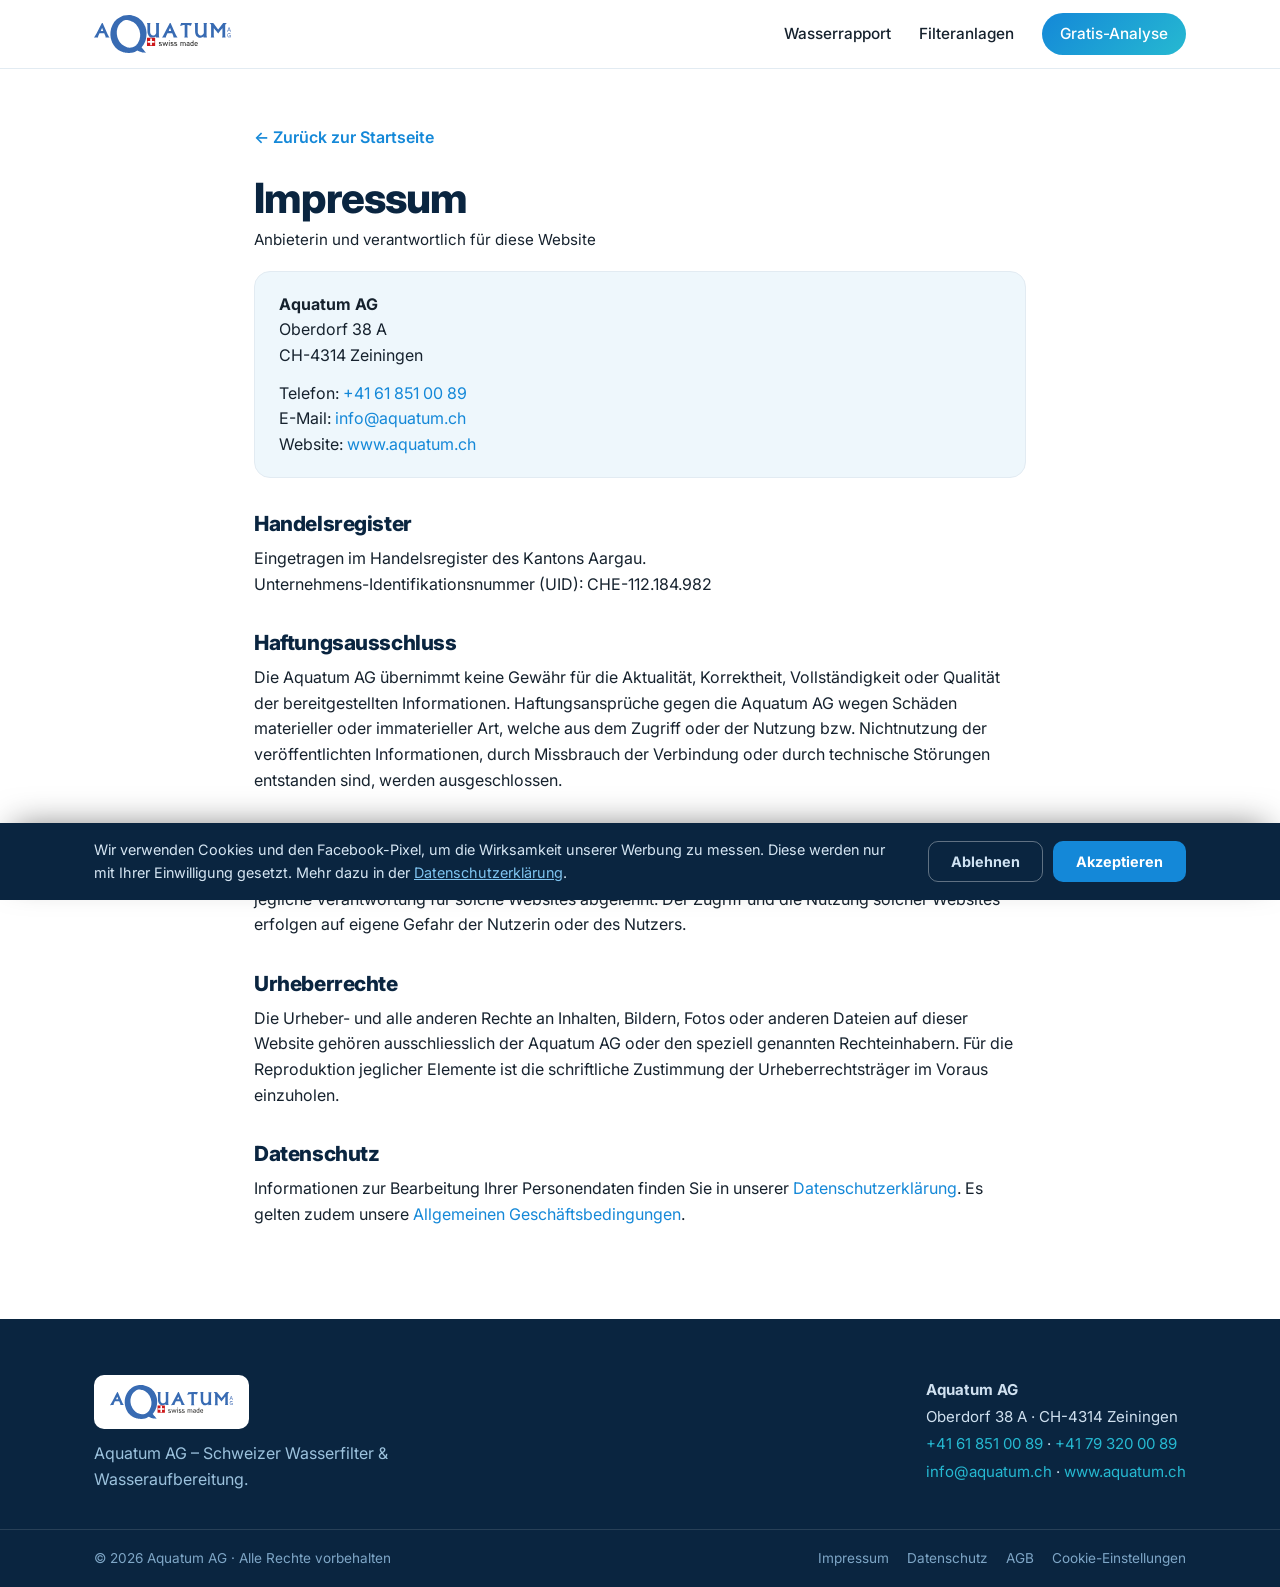
<file: impressum.html>
<!DOCTYPE html>
<html lang="de">
<head>
  <meta charset="UTF-8" />
  <meta name="viewport" content="width=device-width, initial-scale=1.0" />
  <title>Impressum | Aquatum AG</title>
  <meta name="description" content="Impressum der Aquatum AG, Zeiningen – Anbieterin von wasserfilter-beratung.ch." />
  <meta name="robots" content="noindex" />
  <link rel="preconnect" href="https://fonts.googleapis.com" />
  <link rel="preconnect" href="https://fonts.gstatic.com" crossorigin />
  <link href="https://fonts.googleapis.com/css2?family=Inter:wght@400;500;600;700;800&display=swap" rel="stylesheet" />
  <link rel="stylesheet" href="styles.css" />
</head>
<body>

  <header class="site-header" id="top">
    <div class="container header-inner">
      <a href="index.html" class="logo"><img src="assets/logo-aquatum-clean.svg" alt="Aquatum AG" /></a>
      <nav class="nav">
        <a href="index.html#rechner">Wasserrapport</a>
        <a href="index.html#konzepte">Filteranlagen</a>
        <a href="index.html#anmeldung" class="nav-cta">Gratis-Analyse</a>
      </nav>
    </div>
  </header>

  <main class="legal">
    <div class="container legal-inner">
      <a href="index.html" class="legal-back">&larr; Zur&uuml;ck zur Startseite</a>
      <h1>Impressum</h1>
      <p class="legal-meta">Anbieterin und verantwortlich f&uuml;r diese Website</p>

      <div class="legal-box">
        <p>
          <strong>Aquatum AG</strong><br />
          Oberdorf 38 A<br />
          CH-4314 Zeiningen
        </p>
        <p>
          Telefon: <a href="tel:+41618510089">+41 61 851 00 89</a><br />
          E-Mail: <a href="mailto:info@aquatum.ch">info@aquatum.ch</a><br />
          Website: <a href="https://www.aquatum.ch" target="_blank" rel="noopener">www.aquatum.ch</a>
        </p>
      </div>

      <h2>Handelsregister</h2>
      <p>
        Eingetragen im Handelsregister des Kantons Aargau.<br />
        Unternehmens-Identifikationsnummer (UID): CHE-112.184.982
      </p>

      <h2>Haftungsausschluss</h2>
      <p>
        Die Aquatum AG &uuml;bernimmt keine Gew&auml;hr f&uuml;r die Aktualit&auml;t,
        Korrektheit, Vollst&auml;ndigkeit oder Qualit&auml;t der bereitgestellten
        Informationen. Haftungsanspr&uuml;che gegen die Aquatum AG wegen Sch&auml;den
        materieller oder immaterieller Art, welche aus dem Zugriff oder der Nutzung
        bzw. Nichtnutzung der ver&ouml;ffentlichten Informationen, durch Missbrauch der
        Verbindung oder durch technische St&ouml;rungen entstanden sind, werden
        ausgeschlossen.
      </p>

      <h2>Haftung f&uuml;r Links</h2>
      <p>
        Verweise und Links auf Websites Dritter liegen ausserhalb unseres
        Verantwortungsbereichs. Es wird jegliche Verantwortung f&uuml;r solche Websites
        abgelehnt. Der Zugriff und die Nutzung solcher Websites erfolgen auf eigene
        Gefahr der Nutzerin oder des Nutzers.
      </p>

      <h2>Urheberrechte</h2>
      <p>
        Die Urheber- und alle anderen Rechte an Inhalten, Bildern, Fotos oder
        anderen Dateien auf dieser Website geh&ouml;ren ausschliesslich der Aquatum AG
        oder den speziell genannten Rechteinhabern. F&uuml;r die Reproduktion jeglicher
        Elemente ist die schriftliche Zustimmung der Urheberrechtstr&auml;ger im Voraus
        einzuholen.
      </p>

      <h2>Datenschutz</h2>
      <p>
        Informationen zur Bearbeitung Ihrer Personendaten finden Sie in unserer
        <a href="datenschutz.html">Datenschutzerkl&auml;rung</a>. Es gelten zudem unsere
        <a href="agb.html">Allgemeinen Gesch&auml;ftsbedingungen</a>.
      </p>
    </div>
  </main>

  <footer class="site-footer">
    <div class="container footer-inner">
      <div>
        <a href="index.html" class="footer-logo"><img src="assets/logo-aquatum-clean.svg" alt="Aquatum AG" /></a>
        <p class="footer-slogan">Aquatum AG &ndash; Schweizer Wasserfilter &amp; Wasseraufbereitung.</p>
      </div>
      <div class="footer-contact">
        <p><strong>Aquatum AG</strong></p>
        <p>Oberdorf 38 A &middot; CH-4314 Zeiningen</p>
        <p><a href="tel:+41618510089">+41 61 851 00 89</a> &middot; <a href="tel:+41793200089">+41 79 320 00 89</a></p>
        <p><a href="mailto:info@aquatum.ch">info@aquatum.ch</a> &middot; <a href="https://www.aquatum.ch" target="_blank" rel="noopener">www.aquatum.ch</a></p>
      </div>
    </div>
    <div class="footer-bottom">
      <div class="container footer-bottom-inner">
        <span>&copy; <span id="year"></span> Aquatum AG &middot; Alle Rechte vorbehalten</span>
        <nav class="footer-legal">
          <a href="impressum.html">Impressum</a>
          <a href="datenschutz.html">Datenschutz</a>
          <a href="agb.html">AGB</a>
          <a href="#" class="js-cookie-settings">Cookie-Einstellungen</a>
        </nav>
      </div>
    </div>
  </footer>

  <script>document.getElementById('year').textContent = new Date().getFullYear();</script>
  <script src="consent.js"></script>
</body>
</html>
</file>
<file: styles.css>
:root {
  --blue-900: #0a2540;
  --blue-700: #0e4d8c;
  --blue-500: #1488d8;
  --blue-400: #2ea8e6;
  --teal: #26b9d1;
  --orange: #ec660b;
  --red: #e30613;
  --cyan-50: #eef7fc;
  --cyan-100: #d8eef9;
  --ink: #16222e;
  --muted: #5a6b78;
  --line: #e2ebf2;
  --white: #ffffff;
  --good: #1aa86a;
  --warn: #e8a300;
  --bad: #e2563b;
  --radius: 16px;
  --shadow: 0 18px 40px -22px rgba(10, 37, 64, 0.35);
  --maxw: 1140px;
}

* { box-sizing: border-box; margin: 0; padding: 0; }

html { scroll-behavior: smooth; }
.section { scroll-margin-top: 84px; }

body {
  font-family: 'Inter', system-ui, sans-serif;
  color: var(--ink);
  background: var(--white);
  line-height: 1.6;
  -webkit-font-smoothing: antialiased;
}

.container { width: 100%; max-width: var(--maxw); margin: 0 auto; padding: 0 24px; }

h1, h2, h3 { line-height: 1.15; letter-spacing: -0.02em; }
h2 { font-size: clamp(1.7rem, 3.4vw, 2.6rem); font-weight: 800; color: var(--blue-900); }
h3 { font-size: 1.2rem; font-weight: 700; }
a { color: var(--blue-500); text-decoration: none; }
em { font-style: normal; color: var(--blue-500); }

/* ---------- Buttons ---------- */
.btn {
  display: inline-flex; align-items: center; justify-content: center;
  font-weight: 600; font-size: 1rem; padding: 14px 26px;
  border-radius: 999px; border: 2px solid transparent; cursor: pointer;
  transition: transform .15s ease, box-shadow .2s ease, background .2s ease;
  text-align: center;
}
.btn:active { transform: translateY(1px); }
.btn-primary {
  background: linear-gradient(135deg, var(--blue-500), var(--teal));
  color: #fff; box-shadow: 0 12px 24px -10px rgba(20, 136, 216, .7);
}
.btn-primary:hover { transform: translateY(-2px); box-shadow: 0 16px 30px -10px rgba(20, 136, 216, .8); }
.btn-ghost { background: rgba(255,255,255,.12); color: #fff; border-color: rgba(255,255,255,.5); }
.btn-ghost:hover { background: rgba(255,255,255,.22); }
.btn-full { width: 100%; }
.btn-text { background: none; color: var(--muted); padding: 8px; font-size: .9rem; }
.btn-text:hover { color: var(--blue-500); }
.btn-outline { background: #fff; color: var(--blue-700); border-color: var(--blue-400); }
.btn-outline:hover { background: var(--cyan-50); transform: translateY(-2px); }

/* ---------- Header ---------- */
.site-header {
  position: sticky; top: 0; z-index: 50;
  background: rgba(255,255,255,.9); backdrop-filter: blur(10px);
  border-bottom: 1px solid var(--line);
}
.header-inner { display: flex; align-items: center; justify-content: space-between; height: 68px; }
.logo { display: inline-flex; align-items: center; }
.logo img { height: 38px; width: auto; display: block; }
.logo-pair { gap: 16px; }
.logo-pair img { height: 28px; }
.logo-pair > img:last-of-type { height: 38px; }  /* Aquatum-Logo (mit swiss made) optisch angleichen */
.logo-sep { width: 1px; height: 26px; background: var(--line); display: inline-block; flex: none; }
.nav { display: flex; align-items: center; gap: 28px; }
.nav a { color: var(--ink); font-weight: 500; font-size: .96rem; }
.nav a:hover { color: var(--blue-500); }
.nav-cta {
  background: linear-gradient(135deg, var(--blue-500), var(--teal));
  color: #fff !important; padding: 9px 18px; border-radius: 999px;
}
.nav-switch {
  border: 1.5px solid var(--blue-400); color: var(--blue-700) !important;
  padding: 8px 16px; border-radius: 999px; font-weight: 600;
}
.nav-switch:hover { background: var(--cyan-50); }

/* ---------- Cross-Link-Band zwischen den beiden Seiten ---------- */
.switch-band { background: var(--blue-900); color: #fff; }
.switch-band .container {
  display: flex; align-items: center; justify-content: center; gap: 10px 18px;
  flex-wrap: wrap; padding: 16px 24px; text-align: center;
}
.switch-band span { color: #d8eef9; font-size: 1rem; }
.switch-band a {
  color: #fff; font-weight: 700; white-space: nowrap;
  background: var(--orange); padding: 8px 18px; border-radius: 999px;
}
.switch-band a:hover { filter: brightness(1.07); }

/* ---------- Hero ---------- */
.hero { position: relative; color: #fff; overflow: hidden; }
.hero-bg {
  position: absolute; inset: 0;
  background: radial-gradient(1200px 500px at 80% -10%, #2ea8e6 0%, transparent 60%),
              linear-gradient(160deg, var(--blue-900) 0%, var(--blue-700) 55%, var(--blue-500) 100%);
}
.hero-bg::after {
  content: ""; position: absolute; inset: 0;
  background-image: radial-gradient(circle at 20% 80%, rgba(24,194,194,.25), transparent 40%);
}
.hero-inner {
  position: relative; display: grid; grid-template-columns: 1.25fr .9fr; gap: 48px;
  align-items: center; padding: 72px 24px 90px;
}
.eyebrow {
  display: inline-block; font-size: .82rem; font-weight: 600; letter-spacing: .04em;
  text-transform: uppercase; color: var(--cyan-100);
  background: rgba(255,255,255,.1); padding: 6px 14px; border-radius: 999px; margin-bottom: 18px;
}
.hero h1 { font-size: clamp(2.2rem, 5vw, 3.6rem); font-weight: 800; }
.hero h1 em { color: var(--orange); }
.lead { font-size: clamp(1.05rem, 1.6vw, 1.25rem); color: #dbeafc; margin: 20px 0 30px; max-width: 38ch; }
.hero-cta { display: flex; gap: 14px; flex-wrap: wrap; }
.hero-trust { list-style: none; display: flex; gap: 22px; flex-wrap: wrap; margin-top: 28px; }
.hero-trust li { font-size: .92rem; color: #cfe6f9; }

.hero-card {
  background: rgba(255,255,255,.1); border: 1px solid rgba(255,255,255,.2);
  border-radius: 20px; padding: 30px; text-align: center; backdrop-filter: blur(6px);
}
/* Hero-Kurzformular (Direkt-Kontakt) */
.hero-form-card { background: #fff; text-align: left; padding: 26px 24px; }
.hero-form-title { color: var(--blue-900); font-size: 1.35rem; }
.hero-form-sub { color: var(--muted); font-size: .92rem; margin: 6px 0 16px; }
.hero-form-card form { display: grid; gap: 10px; }
.hero-form-card input[type="text"],
.hero-form-card input[type="email"],
.hero-form-card input[type="tel"] {
  width: 100%; padding: 12px 14px; border: 1px solid var(--line);
  border-radius: 10px; font: inherit; color: var(--ink);
}
.hero-form-card select {
  width: 100%; padding: 12px 14px; border: 1px solid var(--line);
  border-radius: 10px; font: inherit; color: var(--ink); background: #fff;
}
.hero-form-card input:focus,
.hero-form-card select:focus { outline: none; border-color: var(--teal); box-shadow: 0 0 0 3px rgba(38,185,209,.18); }
.hero-form-card .field { margin-bottom: 0; }
.hero-form-card .field label { font-size: .82rem; margin-bottom: 4px; color: var(--blue-900); }
.hero-form-card .form-row { gap: 10px; }
.hero-consent { display: flex; gap: 8px; align-items: flex-start; font-size: .8rem; color: var(--muted); line-height: 1.4; }
.hero-consent input { margin-top: 3px; flex: none; }
.hero-form-card .form-error { color: var(--bad); font-size: .85rem; margin: 0; }
.hero-form-foot { margin-top: 14px; font-size: .9rem; color: var(--muted); text-align: center; }
/* Info-Panel im Wasser-Check (statt Score-Grafik) */
.calc-info { justify-content: center; background: var(--cyan-50); border-radius: var(--radius); padding: 34px 30px; }
.calc-info-icon { font-size: 2.4rem; margin-bottom: 10px; }
.calc-info h3 { color: var(--blue-900); margin-bottom: 16px; }
.calc-info-list { list-style: none; display: grid; gap: 11px; text-align: left; margin-bottom: 18px; }
.calc-info-list li { color: var(--ink); font-size: .98rem; }
.calc-info-foot { color: var(--muted); font-size: .9rem; max-width: 320px; }
/* Bestätigungs-Banner im Formular nach dem Check */
.check-summary { background: #e6f7f0; color: #0a7a4f; border-radius: 10px; padding: 12px 14px; font-size: .9rem; font-weight: 600; line-height: 1.4; margin-bottom: 6px; }
.hero-card-stat { font-size: 1.05rem; color: #eaf4fd; margin-top: 18px; }
.hero-card-stat strong { display: block; font-size: 2rem; color: var(--teal); font-weight: 800; }
.hero-card small { color: #9cc2dd; font-size: .72rem; }

/* hero photo */
.hero-photo { position: relative; border-radius: 16px; overflow: hidden; box-shadow: var(--shadow); }
.hero-photo img { width: 100%; height: 230px; object-fit: cover; display: block; }
.hero-photo-badge {
  position: absolute; right: 14px; bottom: 14px; width: 58px; height: 74px;
  background: rgba(10,37,64,.55); border-radius: 12px; backdrop-filter: blur(4px);
  display: grid; place-items: center; border: 1px solid rgba(255,255,255,.3);
}
.hero-photo-badge .water-glass { width: 38px; height: 52px; }

/* water glass animation */
.water-glass {
  width: 90px; height: 120px; border: 3px solid rgba(255,255,255,.7);
  border-top: none; border-radius: 6px 6px 18px 18px; position: relative; overflow: hidden;
  background: rgba(255,255,255,.05);
}
.water-level {
  position: absolute; left: 0; right: 0; bottom: 0; height: 60%;
  background: linear-gradient(180deg, var(--blue-400), var(--teal));
  animation: wave 3s ease-in-out infinite;
}
.water-level::before {
  content: ""; position: absolute; top: -8px; left: 0; right: 0; height: 12px;
  background: radial-gradient(circle, rgba(255,255,255,.35) 1px, transparent 2px);
  background-size: 14px 14px;
}
@keyframes wave { 0%,100% { height: 58%; } 50% { height: 66%; } }

/* ---------- Sections ---------- */
.section { padding: 84px 0; }
.section-eyebrow {
  display: inline-block; font-size: .82rem; font-weight: 700; letter-spacing: .06em;
  text-transform: uppercase; color: var(--blue-500); margin-bottom: 12px;
}
.section-eyebrow.light { color: var(--teal); }
.section-intro { font-size: 1.1rem; color: var(--muted); max-width: 60ch; margin: 16px 0 40px; }

/* ---------- Problem ---------- */
.problem { background: var(--cyan-50); }
.problem-figure {
  position: relative; margin: 0 0 36px; border-radius: var(--radius); overflow: hidden;
  box-shadow: var(--shadow); max-height: 360px;
}
.problem-figure img { width: 100%; height: 360px; object-fit: cover; display: block; }
.problem-figure figcaption {
  position: absolute; left: 0; right: 0; bottom: 0; padding: 26px 24px 18px; color: #fff;
  font-size: .98rem; background: linear-gradient(180deg, transparent, rgba(10,37,64,.85));
}
.problem-grid { display: grid; grid-template-columns: repeat(4, 1fr); gap: 22px; }
.problem-card {
  background: #fff; border: 1px solid var(--line); border-radius: var(--radius);
  padding: 28px 22px; box-shadow: var(--shadow); transition: transform .2s ease;
}
.problem-card:hover { transform: translateY(-4px); }
.problem-icon {
  width: 56px; height: 56px; display: grid; place-items: center; font-size: 1.7rem;
  background: var(--cyan-100); border-radius: 14px; margin-bottom: 16px;
}
.problem-card h3 { color: var(--blue-900); margin-bottom: 8px; }
.problem-card p { color: var(--muted); font-size: .95rem; }

.problem-stats {
  display: grid; grid-template-columns: repeat(3, 1fr); gap: 22px; margin-top: 44px;
}
.stat {
  background: var(--blue-900); color: #fff; border-radius: var(--radius);
  padding: 26px; text-align: center;
}
.stat strong { display: block; font-size: 2.1rem; font-weight: 800; color: var(--teal); }
.stat span { font-size: .92rem; color: #cfe0ef; }
.stats-note { font-size: .78rem; color: var(--muted); margin-top: 16px; }
/* In-den-Medien-Block */
.media-note { max-width: 760px; margin: 40px auto 0; background: #fff; border-radius: var(--radius); box-shadow: var(--shadow); border-left: 5px solid var(--orange); padding: 26px 30px; text-align: left; }
.media-eyebrow { display: inline-block; font-size: .74rem; font-weight: 800; letter-spacing: .09em; text-transform: uppercase; color: var(--orange); margin-bottom: 10px; }
.media-note h3 { color: var(--blue-900); font-size: 1.25rem; margin-bottom: 16px; }
.media-facts { list-style: none; display: grid; gap: 14px; margin-bottom: 16px; }
.media-facts li { color: var(--ink); font-size: .96rem; line-height: 1.55; padding-left: 18px; position: relative; }
.media-facts li::before { content: ""; position: absolute; left: 0; top: 9px; width: 7px; height: 7px; border-radius: 2px; background: var(--orange); }
.media-facts a { font-weight: 700; white-space: nowrap; }
.media-foot { color: var(--muted); font-size: .9rem; line-height: 1.5; }
.hardness-map { margin: 44px auto 0; max-width: 680px; text-align: center; }
.hardness-map h3 { color: var(--blue-900); font-size: 1.35rem; margin-bottom: 18px; }
.hardness-map figcaption { color: var(--muted); font-size: .92rem; margin: 16px auto 0; max-width: 600px; }
.map-source { color: var(--muted); font-size: .76rem; margin: 8px auto 0; max-width: 600px; opacity: .85; }
.ch-map-wrap { position: relative; max-width: 640px; margin: 0 auto; }
.ch-map { width: 100%; height: auto; display: block; }
.canton { stroke: #fff; stroke-width: 1; cursor: pointer; transition: stroke .12s ease; }
.canton:hover, .canton.active { stroke: var(--blue-900); stroke-width: 2.4; }
.canton-label { font-family: 'Inter', sans-serif; font-weight: 700; font-size: 15px; text-anchor: middle; dominant-baseline: central; pointer-events: none; }
.ch-tip {
  position: absolute; transform: translate(-50%, -115%); background: var(--blue-900); color: #fff;
  padding: 7px 12px; border-radius: 9px; font-size: .85rem; line-height: 1.35; white-space: nowrap;
  pointer-events: none; box-shadow: 0 10px 24px -10px rgba(0,0,0,.55); z-index: 6;
}
.ch-legend { display: flex; gap: 18px; justify-content: center; flex-wrap: wrap; margin-top: 16px; font-size: .88rem; color: var(--muted); }
.ch-legend span { display: inline-flex; align-items: center; gap: 7px; }
.ch-legend i { width: 16px; height: 16px; border-radius: 4px; display: inline-block; }

/* ---------- Calculator ---------- */
.calc-wrap {
  display: grid; grid-template-columns: 1fr 1fr; gap: 30px; align-items: stretch;
  margin-top: 12px;
}
.calc-form, .calc-result, .calc-placeholder {
  background: #fff; border: 1px solid var(--line); border-radius: var(--radius);
  padding: 32px; box-shadow: var(--shadow);
}
.field { margin-bottom: 20px; }
.field label { display: block; font-weight: 600; margin-bottom: 8px; font-size: .96rem; color: var(--blue-900); }
.field label span { font-weight: 400; color: var(--muted); font-size: .85rem; }
.field select, .field input, .field textarea {
  width: 100%; padding: 13px 14px; border: 1.5px solid var(--line); border-radius: 10px;
  font: inherit; color: var(--ink); background: #fff; transition: border .15s ease, box-shadow .15s ease;
}
.field select:focus, .field input:focus, .field textarea:focus {
  outline: none; border-color: var(--blue-400); box-shadow: 0 0 0 3px rgba(46,168,230,.18);
}
.checks { display: grid; gap: 10px; }
.check {
  display: flex; align-items: center; gap: 10px; font-weight: 400 !important;
  color: var(--ink) !important; font-size: .94rem; cursor: pointer;
}
.check input { width: auto; flex: none; }
.check > span { flex: 1; }

/* result + placeholder */
.calc-result, .calc-placeholder { display: flex; flex-direction: column; align-items: center; text-align: center; }
.calc-placeholder { justify-content: center; }
.calc-result[hidden], .calc-placeholder[hidden] { display: none; }
.placeholder-ring {
  width: 150px; height: 150px; border-radius: 50%; display: grid; place-items: center;
  border: 7px solid var(--line); color: var(--blue-400); font-size: 3.2rem; font-weight: 800;
  margin-bottom: 18px;
}
.calc-placeholder h3 { color: var(--blue-900); margin-bottom: 8px; }
.calc-placeholder p { color: var(--muted); max-width: 320px; }
.score-ring {
  width: 150px; height: 150px; border-radius: 50%; display: grid; place-items: center;
  position: relative; margin-bottom: 18px;
  background: conic-gradient(var(--good) 0deg, var(--line) 0deg);
  transition: background .8s ease;
}
.score-ring::after {
  content: ""; position: absolute; inset: 12px; background: #fff; border-radius: 50%;
}
.score-number { position: relative; z-index: 1; font-size: 2.6rem; font-weight: 800; color: var(--blue-900); line-height: 1; }
.score-label { position: relative; z-index: 1; font-size: .8rem; color: var(--muted); }
.calc-result h3 { color: var(--blue-900); margin-bottom: 8px; }
.calc-result > p { color: var(--muted); margin-bottom: 20px; }
.result-metrics { display: grid; grid-template-columns: 1fr 1fr; gap: 14px; width: 100%; margin-bottom: 22px; }
.metric { background: var(--cyan-50); border-radius: 12px; padding: 16px; }
.metric-value { display: block; font-size: 1.5rem; font-weight: 800; color: var(--blue-700); }
.metric-label { font-size: .78rem; color: var(--muted); }
.calc-result .btn { width: 100%; }
.calc-reset {
  background: none; border: 0; color: var(--blue-700); cursor: pointer;
  font: inherit; text-decoration: underline; margin-top: 12px; padding: 4px;
}
.calc-reset:hover { color: var(--blue-900); }
.result-note {
  font-size: .8rem; color: var(--muted); line-height: 1.45;
  margin: 0 0 16px; max-width: 360px;
}
.result-note strong { color: var(--blue-700); }

/* Konkrete Kosten-Aufschlüsselung (schlicht) */
.cost-breakdown {
  width: 100%; text-align: left; background: #fff;
  border: 1px solid var(--line); border-radius: 12px;
  padding: 14px 18px; margin: 0 0 18px;
}
.cb-title { font-size: .82rem; color: var(--muted); margin: 0 0 8px; line-height: 1.4; }
.cb-title strong { color: var(--ink); font-weight: 600; }
.cb-list { list-style: none; margin: 0; padding: 0; }
.cb-list li {
  display: flex; justify-content: space-between; align-items: baseline; gap: 14px;
  padding: 8px 0; border-top: 1px solid var(--line); font-size: .88rem;
}
.cb-list li:first-child { border-top: 0; }
.cb-label { color: var(--body); }
.cb-amount { font-weight: 700; color: var(--ink); white-space: nowrap; font-variant-numeric: tabular-nums; }

/* ---------- Changelog (dezent im Footer, eingeklappt) ---------- */
.footer-changelog { flex-basis: 100%; font-size: .74rem; color: #7ea6c6; }
.footer-changelog summary {
  cursor: pointer; list-style: none; display: inline-block;
  opacity: .6; text-decoration: underline; text-underline-offset: 2px;
}
.footer-changelog summary::-webkit-details-marker { display: none; }
.footer-changelog summary:hover { opacity: .9; }
.footer-changelog[open] summary { opacity: .9; margin-bottom: 6px; }
.footer-changelog-body { max-width: 560px; opacity: .65; line-height: 1.5; }
.footer-changelog-body p { margin: 0 0 4px; }
.footer-changelog-body strong { font-weight: 700; color: #9fc1da; }

/* ---------- Solution ---------- */
.solution-split { display: grid; grid-template-columns: 0.85fr 1.15fr; gap: 30px; align-items: stretch; }
.solution-photo { border-radius: var(--radius); overflow: hidden; box-shadow: var(--shadow); margin: 0; }
.solution-photo img { width: 100%; height: 100%; min-height: 340px; object-fit: cover; display: block; }
.solution-grid { display: grid; grid-template-columns: repeat(2, 1fr); gap: 22px; }
.solution-card {
  border: 1px solid var(--line); border-radius: var(--radius); padding: 26px;
  background: linear-gradient(180deg, #fff, var(--cyan-50)); transition: transform .2s ease;
}
.solution-card:hover { transform: translateY(-4px); }
.solution-card h3 { color: var(--blue-900); margin-bottom: 10px; }
.solution-card p { color: var(--muted); font-size: .94rem; }
.benefits-band {
  display: flex; flex-wrap: wrap; gap: 16px; justify-content: center; margin-top: 40px;
}
.benefit {
  background: var(--cyan-100); color: var(--blue-900); border-radius: 999px;
  padding: 12px 22px; font-size: .95rem;
}
.benefit strong { color: var(--blue-700); }

/* ---------- Packages / Konzepte ---------- */
.packages { background: var(--cyan-50); }
.package-grid { display: grid; grid-template-columns: repeat(3, 1fr); gap: 24px; align-items: stretch; }
.package-card {
  position: relative; background: #fff; border: 1px solid var(--line); border-radius: var(--radius);
  padding: 32px 26px; display: flex; flex-direction: column; box-shadow: var(--shadow);
  transition: transform .2s ease;
}
.package-card:hover { transform: translateY(-4px); }
.package-card.featured { border: 2px solid var(--blue-400); box-shadow: 0 24px 50px -22px rgba(20,136,216,.55); }
.package-flag {
  position: absolute; top: -14px; left: 50%; transform: translateX(-50%);
  background: linear-gradient(135deg, var(--blue-500), var(--teal)); color: #fff;
  font-size: .78rem; font-weight: 700; padding: 6px 16px; border-radius: 999px; white-space: nowrap;
}
.package-img { border-radius: 12px; overflow: hidden; margin-bottom: 18px; }
.package-img img { width: 100%; height: 150px; object-fit: cover; display: block; transition: transform .4s ease; }
.package-card:hover .package-img img { transform: scale(1.05); }
.package-card.featured .package-img { margin-top: 6px; }
.package-card h3 { color: var(--blue-900); font-size: 1.4rem; }
.package-sub { color: var(--muted); margin: 6px 0 18px; font-size: .95rem; }
.package-list { list-style: none; margin-bottom: 24px; display: grid; gap: 10px; }
.package-list li { font-size: .94rem; color: var(--ink); }
.package-card .btn { margin-top: auto; }

/* ---------- Duo / Zwei Lösungen ---------- */
.duo { background: linear-gradient(180deg, var(--cyan-50) 0%, #fff 100%); }
.duo-grid { display: grid; grid-template-columns: repeat(2, 1fr); gap: 28px; align-items: stretch; margin-top: 40px; }
.duo-card {
  position: relative; background: #fff; border: 1px solid var(--line); border-radius: var(--radius);
  padding: 36px 32px; display: flex; flex-direction: column; box-shadow: var(--shadow);
  border-top: 4px solid var(--blue-400); transition: transform .2s ease;
}
.duo-card:hover { transform: translateY(-4px); }
.duo-logo {
  display: inline-flex; align-self: flex-start; background: #fff; border: 1px solid var(--line);
  border-radius: 12px; padding: 14px 20px; margin-bottom: 22px;
}
.duo-logo img { height: 46px; width: auto; display: block; }
.duo-photo { border-radius: 12px; overflow: hidden; margin-bottom: 18px; }
.duo-photo img { width: 100%; height: 180px; object-fit: cover; display: block; transition: transform .4s ease; }
.duo-card:hover .duo-photo img { transform: scale(1.04); }
.duo-icon {
  width: 60px; height: 60px; display: grid; place-items: center; font-size: 1.9rem;
  background: var(--cyan-100); border-radius: 16px; margin-bottom: 20px;
}
.duo-card h3 { color: var(--blue-900); font-size: 1.45rem; margin-bottom: 12px; }
.duo-card > p { color: var(--muted); margin-bottom: 20px; }
.duo-list { list-style: none; display: grid; gap: 11px; margin-bottom: 28px; }
.duo-list li { font-size: .96rem; color: var(--ink); }
.duo-card .btn { margin-top: auto; }

/* ---------- Testimonials ---------- */
.testi-grid { display: grid; grid-template-columns: repeat(2, minmax(0, 380px)); justify-content: center; gap: 24px; margin-top: 40px; }
.testi-card {
  background: #fff; border: 1px solid var(--line); border-radius: var(--radius);
  padding: 28px; margin: 0; box-shadow: var(--shadow);
}
.stars { color: #f5a623; letter-spacing: 2px; margin-bottom: 12px; }
.testi-card blockquote { font-size: 1rem; color: var(--ink); line-height: 1.6; }
.testi-card figcaption { margin-top: 16px; font-weight: 600; color: var(--blue-700); font-size: .92rem; }

/* ---------- Awards ---------- */
.awards { padding: 44px 0; background: #fff; border-top: 1px solid var(--line); border-bottom: 1px solid var(--line); }
.awards-inner { text-align: center; }
.awards-title {
  font-size: .82rem; font-weight: 700; letter-spacing: .08em; text-transform: uppercase;
  color: var(--muted); margin-bottom: 22px;
}
.awards-logos { display: flex; align-items: center; justify-content: center; gap: 44px; flex-wrap: wrap; }
.awards-logos img { height: 92px; width: auto; object-fit: contain; }

/* ---------- Bild-Band / CTA ---------- */
.image-band { position: relative; min-height: 380px; display: flex; align-items: center; overflow: hidden; }
.image-band-photo { position: absolute; inset: 0; }
.image-band-photo img { width: 100%; height: 100%; object-fit: cover; display: block; }
.image-band-overlay {
  position: relative; z-index: 1; width: 100%; padding: 60px 0; color: #fff;
  background: linear-gradient(90deg, rgba(10,37,64,.88) 0%, rgba(14,77,140,.7) 55%, rgba(14,77,140,.15) 100%);
}
.image-band-overlay h2 { color: #fff; max-width: 18ch; }
.image-band-overlay p { font-size: 1.15rem; color: #dbeafc; margin: 14px 0 26px; max-width: 40ch; }

/* ---------- Signup ---------- */
.signup { background: linear-gradient(160deg, var(--blue-900), var(--blue-700)); color: #fff; }
.signup-inner { display: grid; grid-template-columns: 1fr 1fr; gap: 50px; align-items: start; }
.signup-text h2 { color: #fff; }
.signup-text > p { color: #d4e6f7; margin: 16px 0 24px; }
.signup-list { list-style: none; margin-bottom: 28px; }
.signup-list li { color: #eaf4fd; padding: 6px 0; }
.signup-contact { background: rgba(255,255,255,.08); border-radius: 14px; padding: 20px; }
.signup-contact p { margin: 4px 0; }
.signup-contact a { color: var(--teal); }

.signup-form {
  background: #fff; border-radius: 20px; padding: 32px; box-shadow: 0 30px 70px -28px rgba(0,0,0,.55);
  position: relative; border-top: 5px solid var(--teal);
}
.form-badge {
  display: inline-block; background: linear-gradient(135deg, var(--blue-500), var(--teal));
  color: #fff; font-size: .82rem; font-weight: 700; padding: 7px 16px; border-radius: 999px;
  margin-bottom: 14px;
}
.form-title { font-size: 1.25rem; font-weight: 800; color: var(--blue-900); margin-bottom: 22px; line-height: 1.3; }
.signup-form .field label { color: var(--blue-900); }
.form-row { display: grid; grid-template-columns: 1fr 1fr; gap: 16px; }
.consent { font-size: .86rem; color: var(--muted) !important; align-items: flex-start; margin: 4px 0 18px; }
.form-note { font-size: .78rem; color: var(--muted); text-align: center; margin-top: 12px; }
.form-error { background: #fdecea; color: var(--bad); border: 1px solid #f5c6bd; border-radius: 10px; padding: 10px 14px; font-size: .9rem; margin-top: 12px; }
.btn[disabled] { opacity: .6; cursor: not-allowed; }

/* ---------- Sticky mobile CTA ---------- */
.sticky-cta {
  position: fixed; left: 0; right: 0; bottom: 0; z-index: 60; display: none;
  gap: 10px; padding: 10px 14px; background: rgba(255,255,255,.96);
  border-top: 1px solid var(--line); backdrop-filter: blur(8px);
  box-shadow: 0 -8px 24px -16px rgba(10,37,64,.5);
}
.sticky-cta .btn { flex: 1; padding: 12px; font-size: .95rem; }

.form-success {
  display: flex; flex-direction: column; align-items: center; justify-content: center;
  text-align: center; padding: 12px 4px; gap: 10px;
}
.form-success[hidden] { display: none; }
.form-success h3 { color: var(--blue-900); }
.form-success p { color: var(--muted); max-width: 32ch; }
.success-check {
  width: 70px; height: 70px; border-radius: 50%; background: var(--good); color: #fff;
  font-size: 2.2rem; display: grid; place-items: center; margin-bottom: 8px;
}

/* ---------- Dankesseite ---------- */
.thankyou { padding: 80px 0 96px; min-height: 60vh; display: flex; align-items: center; }
.thankyou-inner { max-width: 640px; margin: 0 auto; text-align: center; }
.thankyou-inner .success-check { margin: 0 auto 22px; width: 84px; height: 84px; font-size: 2.6rem; }
.thankyou h1 { font-size: clamp(1.8rem, 4vw, 2.6rem); font-weight: 800; color: var(--blue-900); margin-bottom: 16px; }
.thankyou-lead { font-size: 1.12rem; color: var(--ink); margin-bottom: 14px; }
.thankyou-note { color: var(--muted); margin-bottom: 28px; }
.thankyou-actions { display: flex; justify-content: center; }

/* ---------- FAQ ---------- */
.faq-list { display: grid; gap: 14px; max-width: 760px; }
.faq-list details {
  border: 1px solid var(--line); border-radius: 12px; padding: 18px 22px; background: #fff;
}
.faq-list summary {
  font-weight: 600; color: var(--blue-900); cursor: pointer; list-style: none;
  display: flex; justify-content: space-between; align-items: center;
}
.faq-list summary::after { content: "+"; font-size: 1.4rem; color: var(--blue-500); }
.faq-list details[open] summary::after { content: "−"; }
.faq-list p { color: var(--muted); margin-top: 12px; }

/* ---------- Footer ---------- */
.site-footer { background: var(--blue-900); color: #cfe0ef; padding-top: 56px; }
.footer-inner { display: flex; justify-content: space-between; gap: 30px; flex-wrap: wrap; padding-bottom: 36px; }
.footer-logos { display: flex; gap: 14px; flex-wrap: wrap; align-items: center; }
.footer-logo { display: inline-flex; background: #fff; padding: 10px 16px; border-radius: 10px; }
.footer-logo img { height: 34px; width: auto; display: block; }
.footer-slogan { margin-top: 12px; max-width: 34ch; color: #9cc2dd; }
.footer-contact p { margin: 3px 0; font-size: .94rem; }
.footer-contact a { color: var(--teal); }
.footer-bottom { border-top: 1px solid rgba(255,255,255,.12); padding: 18px 0; font-size: .85rem; color: #7ea6c6; }
.footer-bottom-inner { display: flex; flex-wrap: wrap; gap: 8px 20px; align-items: center; justify-content: space-between; }
.footer-legal { display: flex; flex-wrap: wrap; gap: 18px; }
.footer-legal a { color: #7ea6c6; }
.footer-legal a:hover { color: #fff; text-decoration: underline; }

/* ---------- Responsive ---------- */
.autarky {
  display: grid; grid-template-columns: 1.05fr 1fr; gap: 0; margin-top: 40px;
  border-radius: var(--radius); overflow: hidden; box-shadow: 0 26px 60px -26px rgba(10,37,64,.6);
  border: 1px solid var(--line);
}
.autarky-media { position: relative; min-height: 100%; }
.autarky-media img { width: 100%; height: 100%; object-fit: cover; display: block; }
.autarky-body {
  background: radial-gradient(900px 400px at 90% -20%, #2ea8e6 0%, transparent 60%),
              linear-gradient(160deg, var(--blue-900) 0%, var(--blue-700) 60%, var(--blue-500) 100%);
  color: #fff; padding: 40px 38px;
}
.autarky-flag {
  display: inline-block; background: rgba(255,255,255,.14); color: #fff;
  font-size: .78rem; font-weight: 700; letter-spacing: .08em; text-transform: uppercase;
  padding: 6px 14px; border-radius: 999px; margin-bottom: 16px;
}
.autarky-logo {
  display: inline-flex; background: #fff; padding: 12px 18px; border-radius: 10px; margin-bottom: 16px;
}
.autarky-logo img { height: 40px; width: auto; display: block; }
.autarky-body h3 { color: #fff; font-size: clamp(1.5rem, 2.6vw, 2rem); margin-bottom: 14px; }
.autarky-body p { color: rgba(255,255,255,.9); margin-bottom: 20px; }
.autarky-list { list-style: none; display: grid; gap: 11px; margin-bottom: 28px; }
.autarky-list li { color: #eaf4fb; font-size: .98rem; }
.autarky-body .btn-primary { background: #fff; color: var(--blue-700); }
.autarky-body .btn-primary:hover { background: #eaf4fb; }

@media (max-width: 980px) {
  .hero-inner, .calc-wrap, .signup-inner, .solution-split, .autarky { grid-template-columns: 1fr; }
  .autarky-media { min-height: 240px; }
  .signup-form { order: -1; }
  .solution-photo img { min-height: 220px; }
  .problem-grid, .solution-grid, .package-grid, .testi-grid, .duo-grid { grid-template-columns: 1fr; }
  .package-card.featured { grid-column: 1 / -1; }
  .awards-logos { gap: 28px; }
  .awards-logos img { height: 72px; }
  .problem-stats { grid-template-columns: 1fr; }
  .hero-card { max-width: 360px; }
  .nav a:not(.nav-cta) { display: none; }
  .sticky-cta { display: flex; }
  body { padding-bottom: 72px; }
}
@media (max-width: 560px) {
  .problem-grid, .solution-grid, .package-grid, .testi-grid, .form-row, .result-metrics { grid-template-columns: 1fr; }
  .package-card.featured { grid-column: auto; }
  .section { padding: 60px 0; }
  .hero-inner { padding: 50px 24px 64px; }
  .logo-pair { gap: 10px; }
  .logo-pair img { height: 22px; }
  .logo-sep { height: 20px; }
}

/* ============ Rechtliche Seiten (Impressum / AGB / Datenschutz) ============ */
.legal { padding: 56px 0 80px; }
.legal-inner { max-width: 820px; }
.legal-back { display: inline-block; margin-bottom: 24px; font-weight: 600; color: var(--blue-500); }
.legal-back:hover { text-decoration: underline; }
.legal h1 { font-size: clamp(1.8rem, 4vw, 2.6rem); font-weight: 800; color: var(--blue-900); margin-bottom: 6px; }
.legal-meta { color: var(--muted); margin-bottom: 28px; font-size: .95rem; }
.legal h2 { font-size: 1.3rem; font-weight: 800; color: var(--blue-900); margin: 34px 0 10px; }
.legal h3 { font-size: 1.05rem; font-weight: 700; color: var(--blue-700); margin: 22px 0 6px; }
.legal p, .legal li { color: var(--ink); margin-bottom: 12px; }
.legal ul { padding-left: 22px; margin-bottom: 12px; }
.legal li { margin-bottom: 6px; }
.legal a { color: var(--blue-500); }
.legal a:hover { text-decoration: underline; }
.legal-box { background: var(--cyan-50); border: 1px solid var(--line); border-radius: var(--radius); padding: 20px 24px; margin: 18px 0 24px; }
.legal-box p:last-child { margin-bottom: 0; }

/* ============ Cookie-Consent-Banner ============ */
.cookie-banner { position: fixed; left: 0; right: 0; bottom: 0; z-index: 200; background: var(--blue-900); color: #fff; box-shadow: 0 -10px 34px -14px rgba(0,0,0,.55); }
.cookie-banner-inner { width: 100%; max-width: var(--maxw); margin: 0 auto; padding: 16px 24px; display: flex; flex-wrap: wrap; align-items: center; gap: 12px 28px; justify-content: space-between; }
.cookie-banner-text { margin: 0; flex: 1 1 440px; font-size: .9rem; line-height: 1.55; color: #d6e6f3; }
.cookie-banner-text a { color: #7fc4f0; text-decoration: underline; }
.cookie-banner-actions { display: flex; gap: 10px; flex: 0 0 auto; }
.cb-btn { border-radius: 10px; padding: 11px 22px; font-size: .9rem; font-weight: 700; font-family: inherit; cursor: pointer; border: 1px solid transparent; transition: filter .15s, background .15s; }
.cb-accept { background: var(--blue-500); color: #fff; }
.cb-accept:hover { filter: brightness(1.08); }
.cb-decline { background: transparent; color: #cfe2f2; border-color: rgba(255,255,255,.35); }
.cb-decline:hover { background: rgba(255,255,255,.08); }
@media (max-width: 560px) {
  .cookie-banner-inner { padding: 14px 18px; }
  .cookie-banner-actions { width: 100%; }
  .cb-btn { flex: 1 1 0; }
}
</file>
